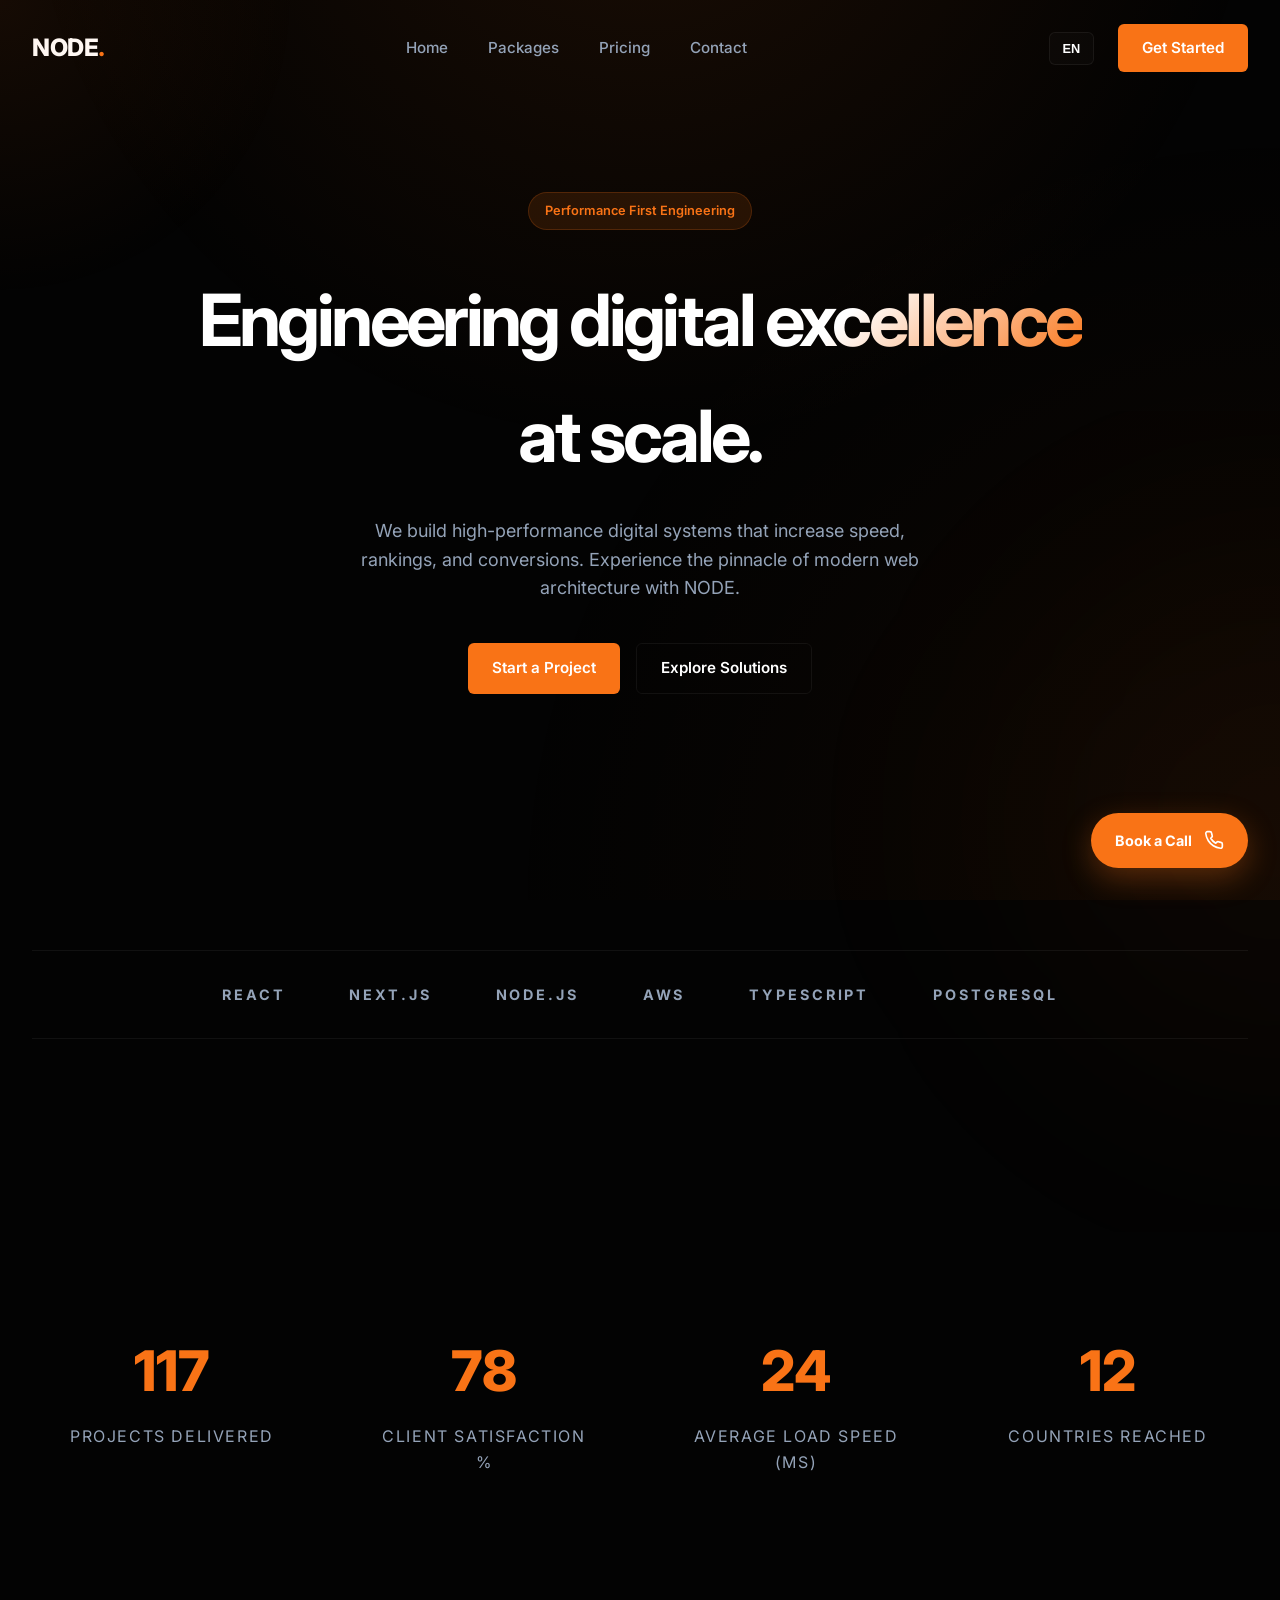
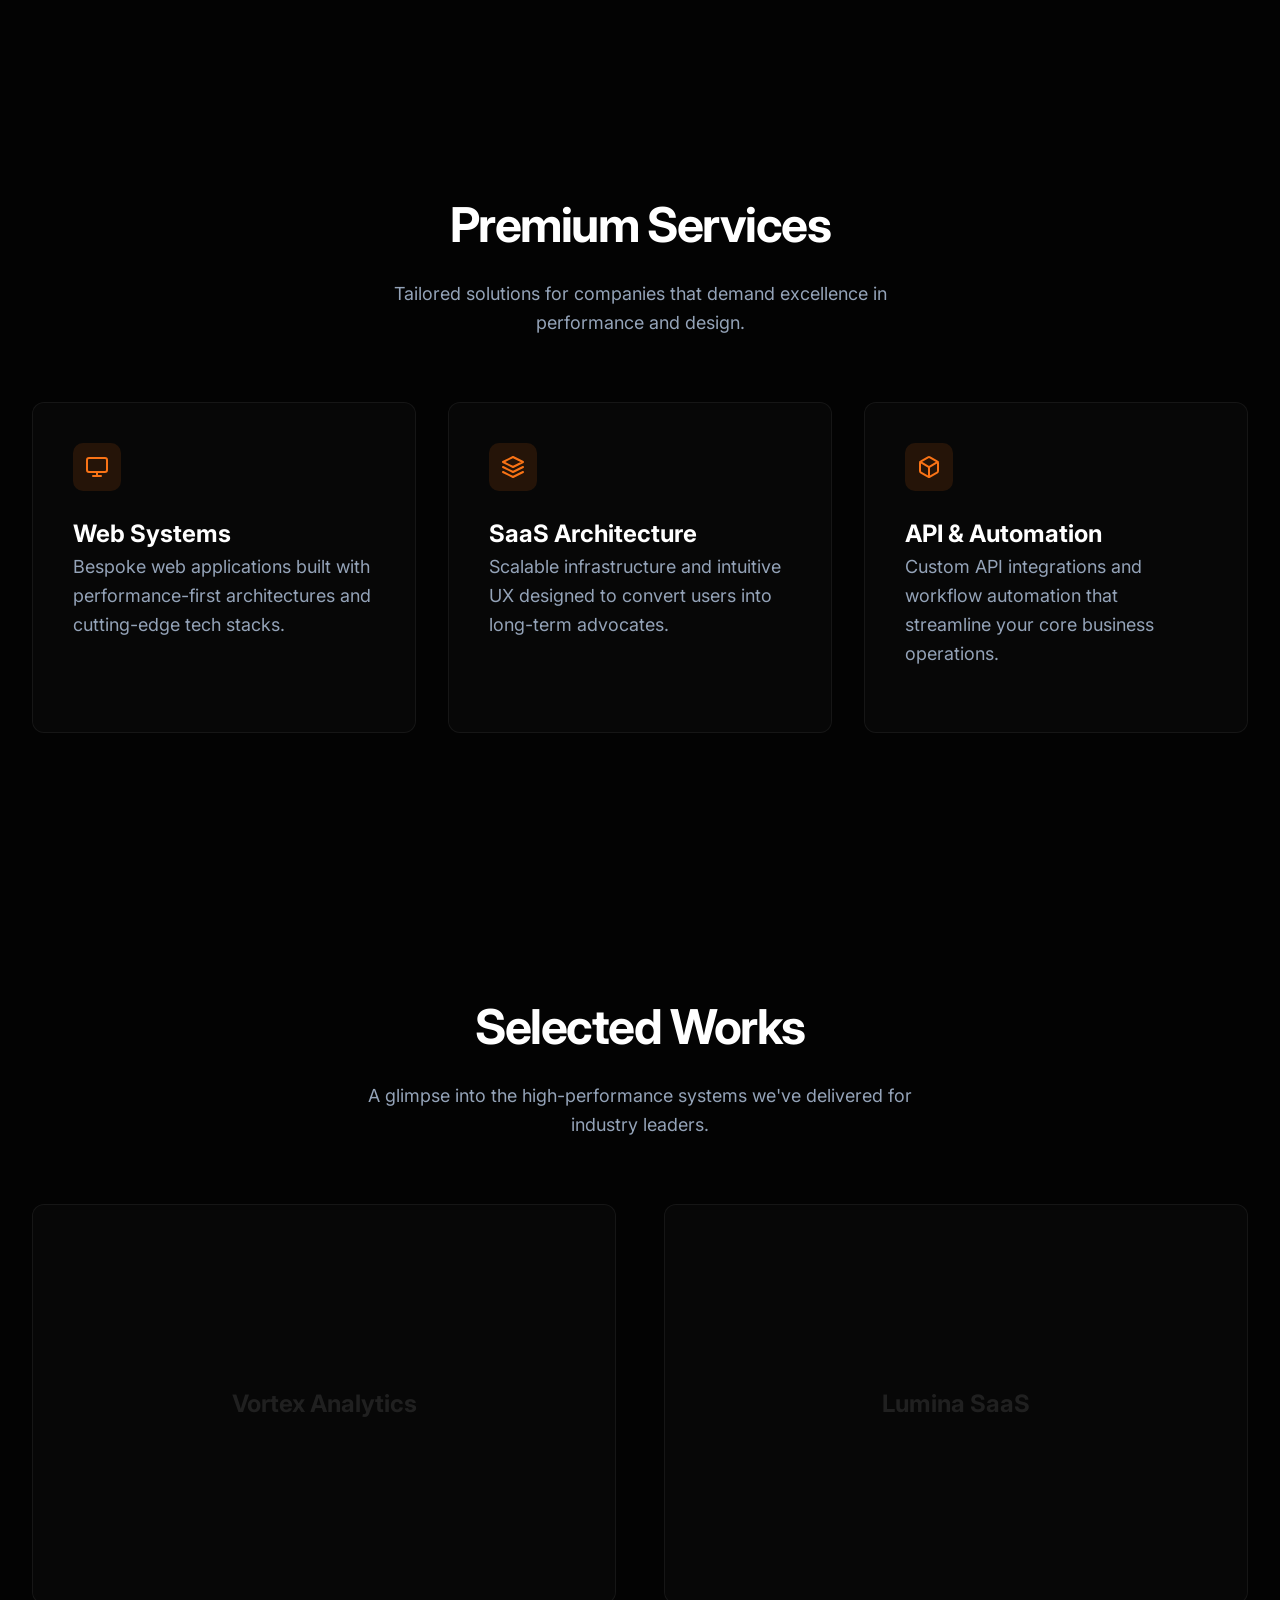
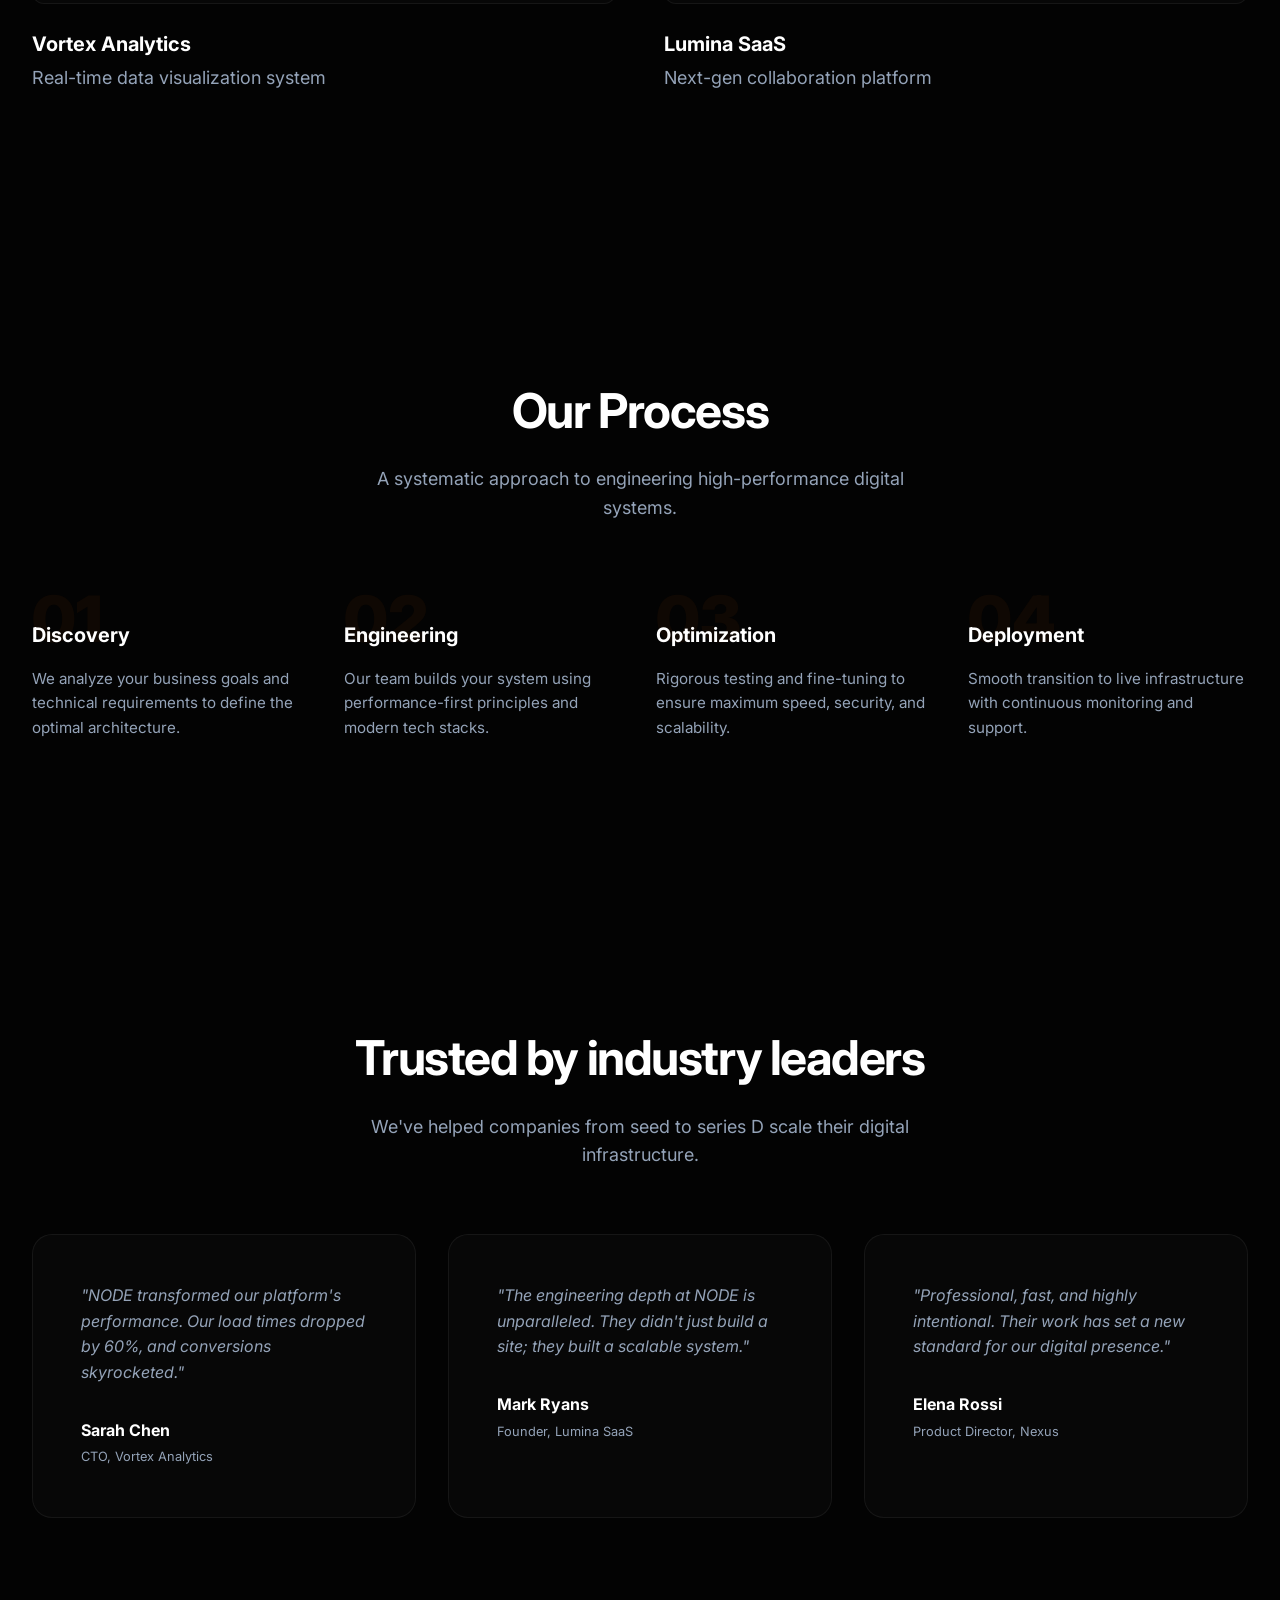
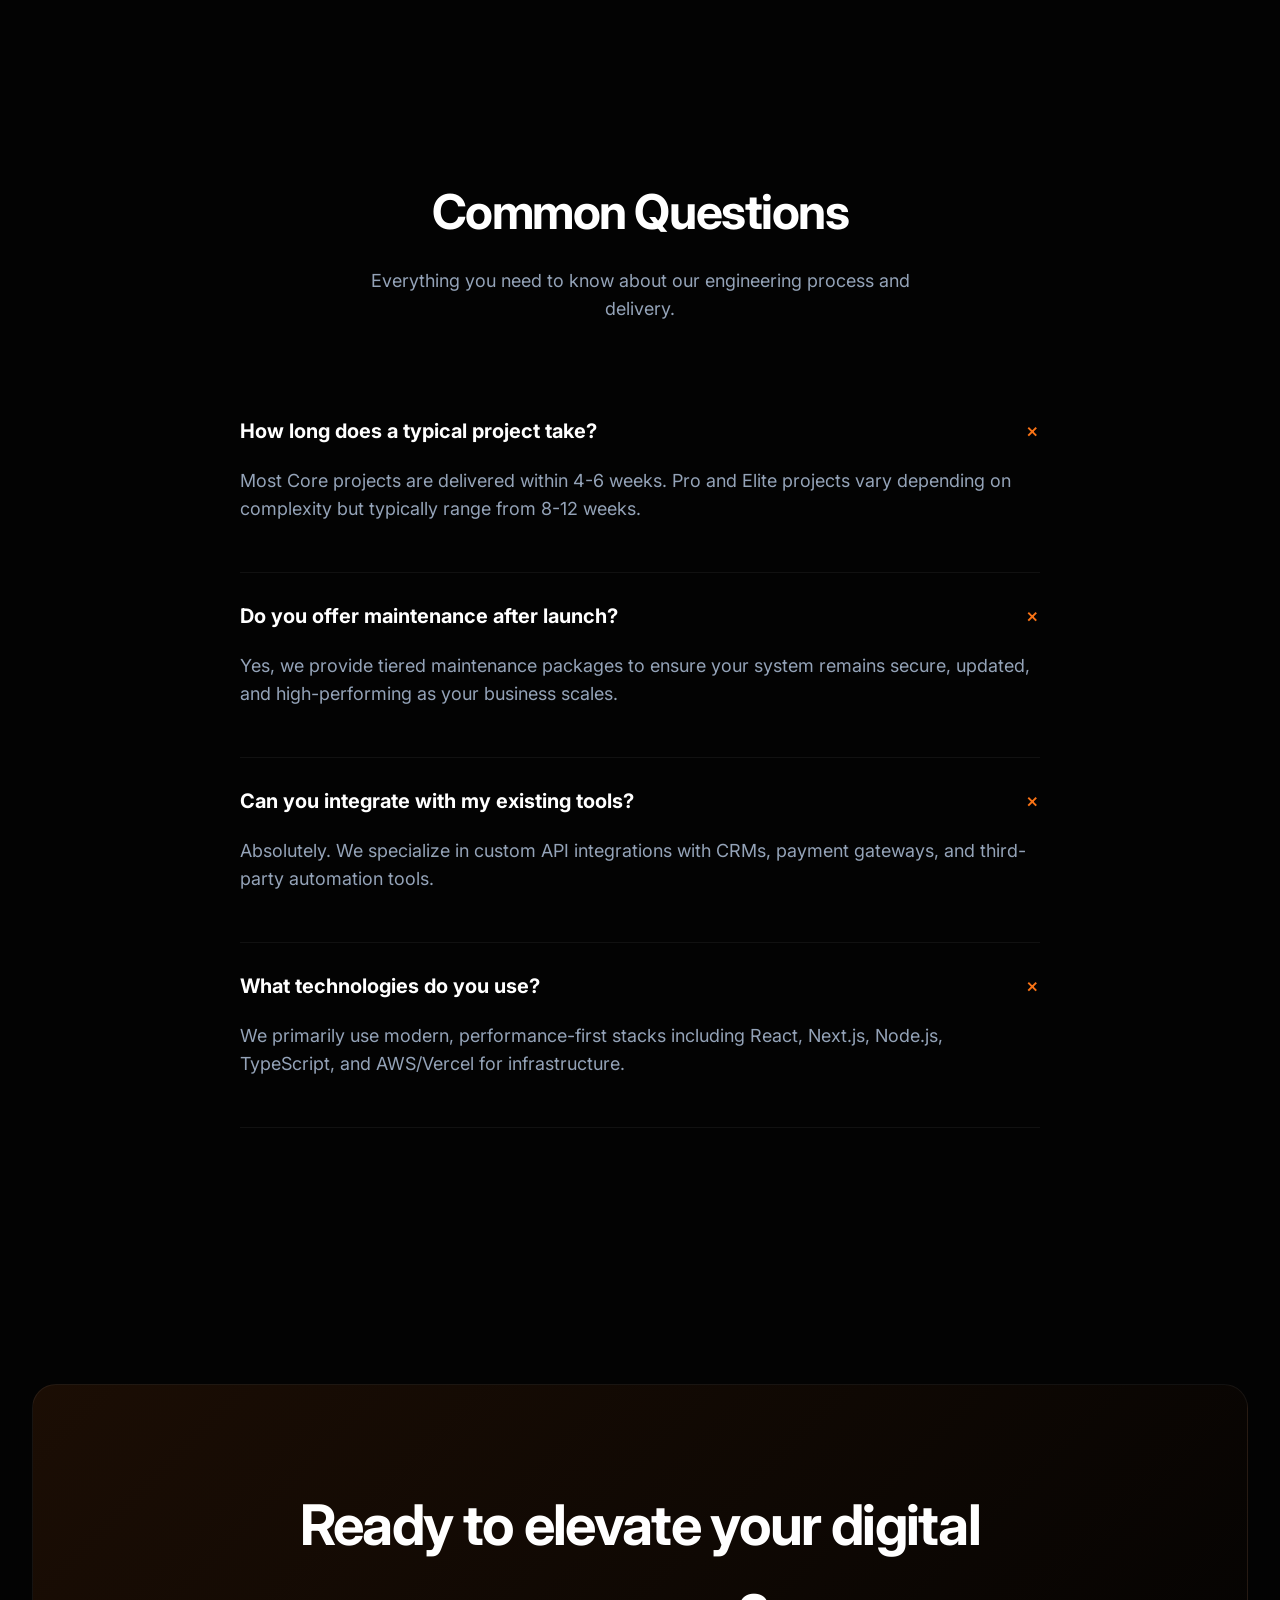
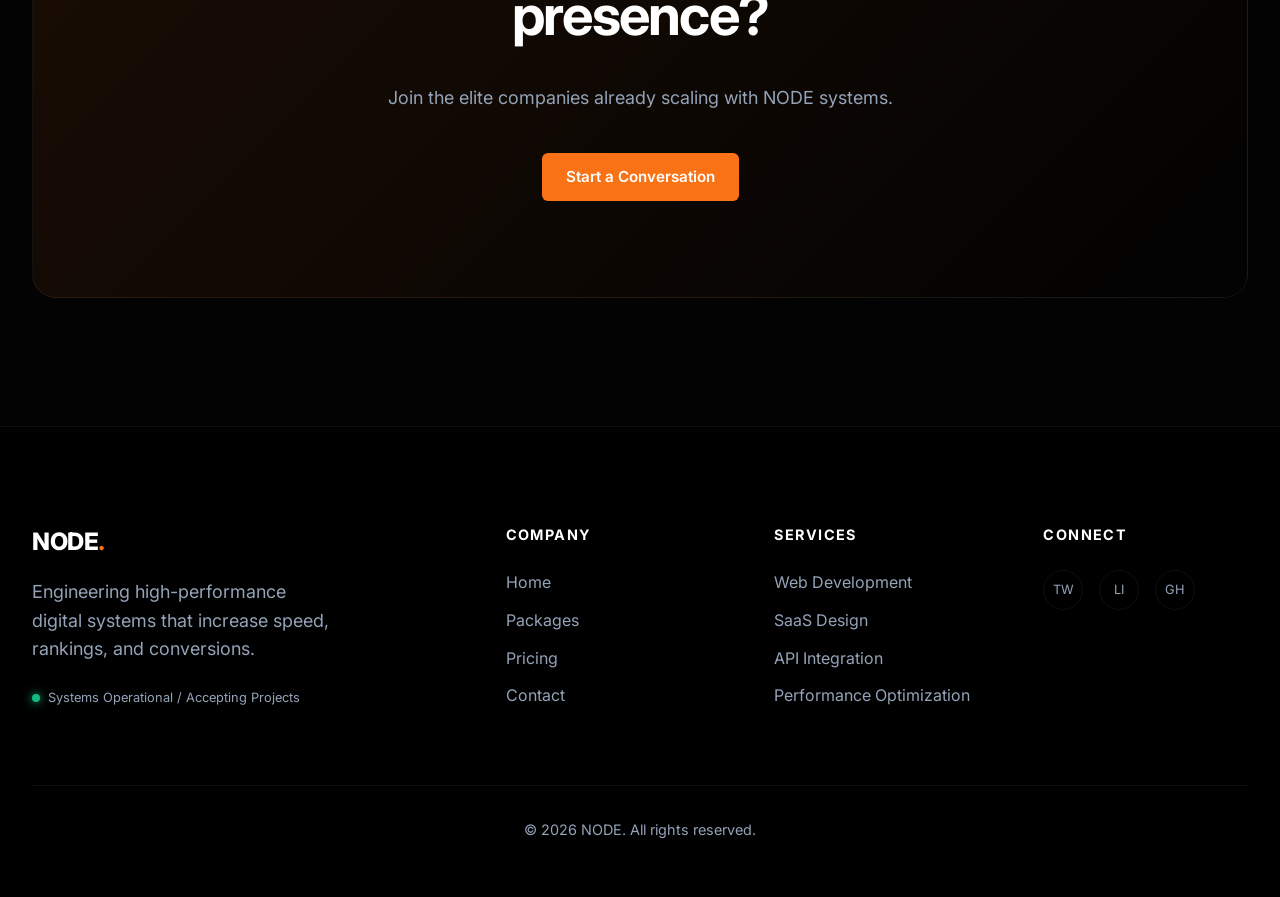
<file: index.html>
<!DOCTYPE html>
<html lang="en">
<head>
    <meta charset="UTF-8">
    <meta name="viewport" content="width=device-width, initial-scale=1.0">
    <title>NODE | Premium Web Engineering</title>
    <link rel="stylesheet" href="style.css">
    <link rel="preconnect" href="https://fonts.googleapis.com">
    <link rel="preconnect" href="https://fonts.gstatic.com" crossorigin>
    <link href="https://fonts.googleapis.com/css2?family=Inter:wght@300;400;500;600;700;800&display=swap" rel="stylesheet">
</head>
<body class="dark-theme">
    <div id="loader" class="loader-wrapper">
        <div class="loader"></div>
        <div class="loader-text">NODE<span>.</span></div>
    </div>

    <nav class="navbar" id="navbar">
        <div class="container">
            <a href="index.html" class="logo">NODE<span>.</span></a>
            <ul class="nav-links">
                <li><a href="index.html" class="active" data-i18n="nav_home">Home</a></li>
                <li><a href="packages.html" data-i18n="nav_packages">Packages</a></li>
                <li><a href="prices.html" data-i18n="nav_pricing">Pricing</a></li>
                <li><a href="contact.html" data-i18n="nav_contact">Contact</a></li>
            </ul>
            <div class="nav-right">
                <div class="lang-selector">
                    <button class="lang-btn" id="langBtn">EN</button>
                    <div class="lang-dropdown">
                        <button data-lang="en">English</button>
                        <button data-lang="fr">Français</button>
                        <button data-lang="ar">العربية</button>
                    </div>
                </div>
                <div class="nav-cta">
                    <a href="contact.html" class="btn btn-primary" data-i18n="nav_cta">Get Started</a>
                </div>
            </div>
            <button class="mobile-toggle" aria-label="Toggle menu">
                <span></span>
                <span></span>
            </button>
        </div>
    </nav>

    <main>
        <div class="cursor-glow"></div>
        <section class="hero">
            <div class="container">
                <div class="reveal">
                    <span class="badge">Performance First Engineering</span>
                    <h1>Engineering digital <span class="text-gradient">excellence</span> at scale.</h1>
                    <p>We build high-performance digital systems that increase speed, rankings, and conversions. Experience the pinnacle of modern web architecture with NODE.</p>
                    <div class="hero-btns">
                        <a href="contact.html" class="btn btn-primary">Start a Project</a>
                        <a href="packages.html" class="btn btn-outline">Explore Solutions</a>
                    </div>
                </div>
            </div>
            <div class="hero-visual reveal">
                <div class="glow-sphere"></div>
            </div>
        </section>

        <section class="section tech-stack">
            <div class="container">
                <div class="tech-grid reveal">
                    <div class="tech-item">React</div>
                    <div class="tech-item">Next.js</div>
                    <div class="tech-item">Node.js</div>
                    <div class="tech-item">AWS</div>
                    <div class="tech-item">TypeScript</div>
                    <div class="tech-item">PostgreSQL</div>
                </div>
            </div>
        </section>

        <section class="section stats">
            <div class="container">
                <div class="stats-grid reveal">
                    <div class="stat-item">
                        <h3 class="stat-number" data-target="150">0</h3>
                        <p>Projects Delivered</p>
                    </div>
                    <div class="stat-item">
                        <h3 class="stat-number" data-target="99">0</h3>
                        <p>Client Satisfaction %</p>
                    </div>
                    <div class="stat-item">
                        <h3 class="stat-number" data-target="24">0</h3>
                        <p>Average Load Speed (ms)</p>
                    </div>
                    <div class="stat-item">
                        <h3 class="stat-number" data-target="12">0</h3>
                        <p>Countries Reached</p>
                    </div>
                </div>
            </div>
        </section>

        <section class="section services">
            <div class="container">
                <div class="section-header reveal">
                    <h2>Premium Services</h2>
                    <p>Tailored solutions for companies that demand excellence in performance and design.</p>
                </div>
                <div class="grid">
                    <div class="card reveal" data-tilt>
                        <div class="card-icon">
                            <svg width="24" height="24" viewBox="0 0 24 24" fill="none" stroke="currentColor" stroke-width="2" stroke-linecap="round" stroke-linejoin="round"><rect x="2" y="3" width="20" height="14" rx="2" ry="2"></rect><line x1="8" y1="21" x2="16" y2="21"></line><line x1="12" y1="17" x2="12" y2="21"></line></svg>
                        </div>
                        <h3>Web Systems</h3>
                        <p>Bespoke web applications built with performance-first architectures and cutting-edge tech stacks.</p>
                    </div>
                    <div class="card reveal" data-tilt>
                        <div class="card-icon">
                            <svg width="24" height="24" viewBox="0 0 24 24" fill="none" stroke="currentColor" stroke-width="2" stroke-linecap="round" stroke-linejoin="round"><path d="M12 2L2 7l10 5 10-5-10-5z"></path><path d="M2 17l10 5 10-5"></path><path d="M2 12l10 5 10-5"></path></svg>
                        </div>
                        <h3>SaaS Architecture</h3>
                        <p>Scalable infrastructure and intuitive UX designed to convert users into long-term advocates.</p>
                    </div>
                    <div class="card reveal" data-tilt>
                        <div class="card-icon">
                            <svg width="24" height="24" viewBox="0 0 24 24" fill="none" stroke="currentColor" stroke-width="2" stroke-linecap="round" stroke-linejoin="round"><path d="M21 16V8a2 2 0 0 0-1-1.73l-7-4a2 2 0 0 0-2 0l-7 4A2 2 0 0 0 3 8v8a2 2 0 0 0 1 1.73l7 4a2 2 0 0 0 2 0l7-4A2 2 0 0 0 21 16z"></path><polyline points="3.27 6.96 12 12.01 20.73 6.96"></polyline><line x1="12" y1="22.08" x2="12" y2="12"></line></svg>
                        </div>
                        <h3>API & Automation</h3>
                        <p>Custom API integrations and workflow automation that streamline your core business operations.</p>
                    </div>
                </div>
            </div>
        </section>

        <section class="section projects">
            <div class="container">
                <div class="section-header reveal">
                    <h2>Selected Works</h2>
                    <p>A glimpse into the high-performance systems we've delivered for industry leaders.</p>
                </div>
                <div class="project-grid">
                    <div class="project-card reveal">
                        <div class="project-img">
                            <div class="img-placeholder">Vortex Analytics</div>
                        </div>
                        <div class="project-info">
                            <h3>Vortex Analytics</h3>
                            <p>Real-time data visualization system</p>
                        </div>
                    </div>
                    <div class="project-card reveal">
                        <div class="project-img">
                            <div class="img-placeholder">Lumina SaaS</div>
                        </div>
                        <div class="project-info">
                            <h3>Lumina SaaS</h3>
                            <p>Next-gen collaboration platform</p>
                        </div>
                    </div>
                </div>
            </div>
        </section>

        <section class="section process">
            <div class="container">
                <div class="section-header reveal">
                    <h2>Our Process</h2>
                    <p>A systematic approach to engineering high-performance digital systems.</p>
                </div>
                <div class="process-grid">
                    <div class="process-item reveal">
                        <span class="process-number">01</span>
                        <h3>Discovery</h3>
                        <p>We analyze your business goals and technical requirements to define the optimal architecture.</p>
                    </div>
                    <div class="process-item reveal">
                        <span class="process-number">02</span>
                        <h3>Engineering</h3>
                        <p>Our team builds your system using performance-first principles and modern tech stacks.</p>
                    </div>
                    <div class="process-item reveal">
                        <span class="process-number">03</span>
                        <h3>Optimization</h3>
                        <p>Rigorous testing and fine-tuning to ensure maximum speed, security, and scalability.</p>
                    </div>
                    <div class="process-item reveal">
                        <span class="process-number">04</span>
                        <h3>Deployment</h3>
                        <p>Smooth transition to live infrastructure with continuous monitoring and support.</p>
                    </div>
                </div>
            </div>
        </section>

        <section class="section testimonials">
            <div class="container">
                <div class="section-header reveal">
                    <h2>Trusted by industry leaders</h2>
                    <p>We've helped companies from seed to series D scale their digital infrastructure.</p>
                </div>
                <div class="testimonials-grid">
                    <div class="testimonial-card reveal">
                        <p>"NODE transformed our platform's performance. Our load times dropped by 60%, and conversions skyrocketed."</p>
                        <div class="testimonial-author">
                            <div class="author-info">
                                <h4>Sarah Chen</h4>
                                <span>CTO, Vortex Analytics</span>
                            </div>
                        </div>
                    </div>
                    <div class="testimonial-card reveal">
                        <p>"The engineering depth at NODE is unparalleled. They didn't just build a site; they built a scalable system."</p>
                        <div class="testimonial-author">
                            <div class="author-info">
                                <h4>Mark Ryans</h4>
                                <span>Founder, Lumina SaaS</span>
                            </div>
                        </div>
                    </div>
                    <div class="testimonial-card reveal">
                        <p>"Professional, fast, and highly intentional. Their work has set a new standard for our digital presence."</p>
                        <div class="testimonial-author">
                            <div class="author-info">
                                <h4>Elena Rossi</h4>
                                <span>Product Director, Nexus</span>
                            </div>
                        </div>
                    </div>
                </div>
            </div>
        </section>

        <section class="section faq">
            <div class="container">
                <div class="section-header reveal">
                    <h2>Common Questions</h2>
                    <p>Everything you need to know about our engineering process and delivery.</p>
                </div>
                <div class="faq-grid">
                    <div class="faq-item reveal">
                        <div class="faq-question">
                            <h3>How long does a typical project take?</h3>
                            <span class="faq-icon">+</span>
                        </div>
                        <div class="faq-answer">
                            <p>Most Core projects are delivered within 4-6 weeks. Pro and Elite projects vary depending on complexity but typically range from 8-12 weeks.</p>
                        </div>
                    </div>
                    <div class="faq-item reveal">
                        <div class="faq-question">
                            <h3>Do you offer maintenance after launch?</h3>
                            <span class="faq-icon">+</span>
                        </div>
                        <div class="faq-answer">
                            <p>Yes, we provide tiered maintenance packages to ensure your system remains secure, updated, and high-performing as your business scales.</p>
                        </div>
                    </div>
                    <div class="faq-item reveal">
                        <div class="faq-question">
                            <h3>Can you integrate with my existing tools?</h3>
                            <span class="faq-icon">+</span>
                        </div>
                        <div class="faq-answer">
                            <p>Absolutely. We specialize in custom API integrations with CRMs, payment gateways, and third-party automation tools.</p>
                        </div>
                    </div>
                    <div class="faq-item reveal">
                        <div class="faq-question">
                            <h3>What technologies do you use?</h3>
                            <span class="faq-icon">+</span>
                        </div>
                        <div class="faq-answer">
                            <p>We primarily use modern, performance-first stacks including React, Next.js, Node.js, TypeScript, and AWS/Vercel for infrastructure.</p>
                        </div>
                    </div>
                </div>
            </div>
        </section>

        <section class="section cta">
            <div class="container">
                <div class="cta-box reveal">
                    <h2>Ready to elevate your digital presence?</h2>
                    <p>Join the elite companies already scaling with NODE systems.</p>
                    <a href="contact.html" class="btn btn-primary">Start a Conversation</a>
                </div>
            </div>
        </section>
    </main>

    <div class="floating-cta">
        <a href="contact.html" class="cta-trigger">
            <span>Book a Call</span>
            <svg width="20" height="20" viewBox="0 0 24 24" fill="none" stroke="currentColor" stroke-width="2" stroke-linecap="round" stroke-linejoin="round"><path d="M22 16.92v3a2 2 0 0 1-2.18 2 19.79 19.79 0 0 1-8.63-3.07 19.5 19.5 0 0 1-6-6 19.79 19.79 0 0 1-3.07-8.67A2 2 0 0 1 4.11 2h3a2 2 0 0 1 2 1.72 12.84 12.84 0 0 0 .7 2.81 2 2 0 0 1-.45 2.11L8.09 9.91a16 16 0 0 0 6 6l1.27-1.27a2 2 0 0 1 2.11-.45 12.84 12.84 0 0 0 2.81.7A2 2 0 0 1 22 16.92z"></path></svg>
        </a>
    </div>

    <footer class="footer">
        <div class="container">
            <div class="footer-grid">
                <div class="footer-brand">
                    <a href="index.html" class="logo">NODE<span>.</span></a>
                    <p>Engineering high-performance digital systems that increase speed, rankings, and conversions.</p>
                    <div class="status-indicator">
                        <div class="status-dot"></div>
                        <span>Systems Operational / Accepting Projects</span>
                    </div>
                </div>
                <div class="footer-links">
                    <h4>Company</h4>
                    <ul>
                        <li><a href="index.html">Home</a></li>
                        <li><a href="packages.html">Packages</a></li>
                        <li><a href="prices.html">Pricing</a></li>
                        <li><a href="contact.html">Contact</a></li>
                    </ul>
                </div>
                <div class="footer-links">
                    <h4>Services</h4>
                    <ul>
                        <li><a href="#">Web Development</a></li>
                        <li><a href="#">SaaS Design</a></li>
                        <li><a href="#">API Integration</a></li>
                        <li><a href="#">Performance Optimization</a></li>
                    </ul>
                </div>
                <div class="footer-contact">
                    <h4>Connect</h4>
                    <div class="social-links">
                        <a href="#" aria-label="Twitter">TW</a>
                        <a href="#" aria-label="LinkedIn">LI</a>
                        <a href="#" aria-label="GitHub">GH</a>
                    </div>
                </div>
            </div>
            <div class="footer-bottom">
                <p>&copy; 2026 NODE. All rights reserved.</p>
            </div>
        </div>
    </footer>

    <div class="bg-glow"></div>
    <script src="script.js"></script>
</body>
</html>
</file>
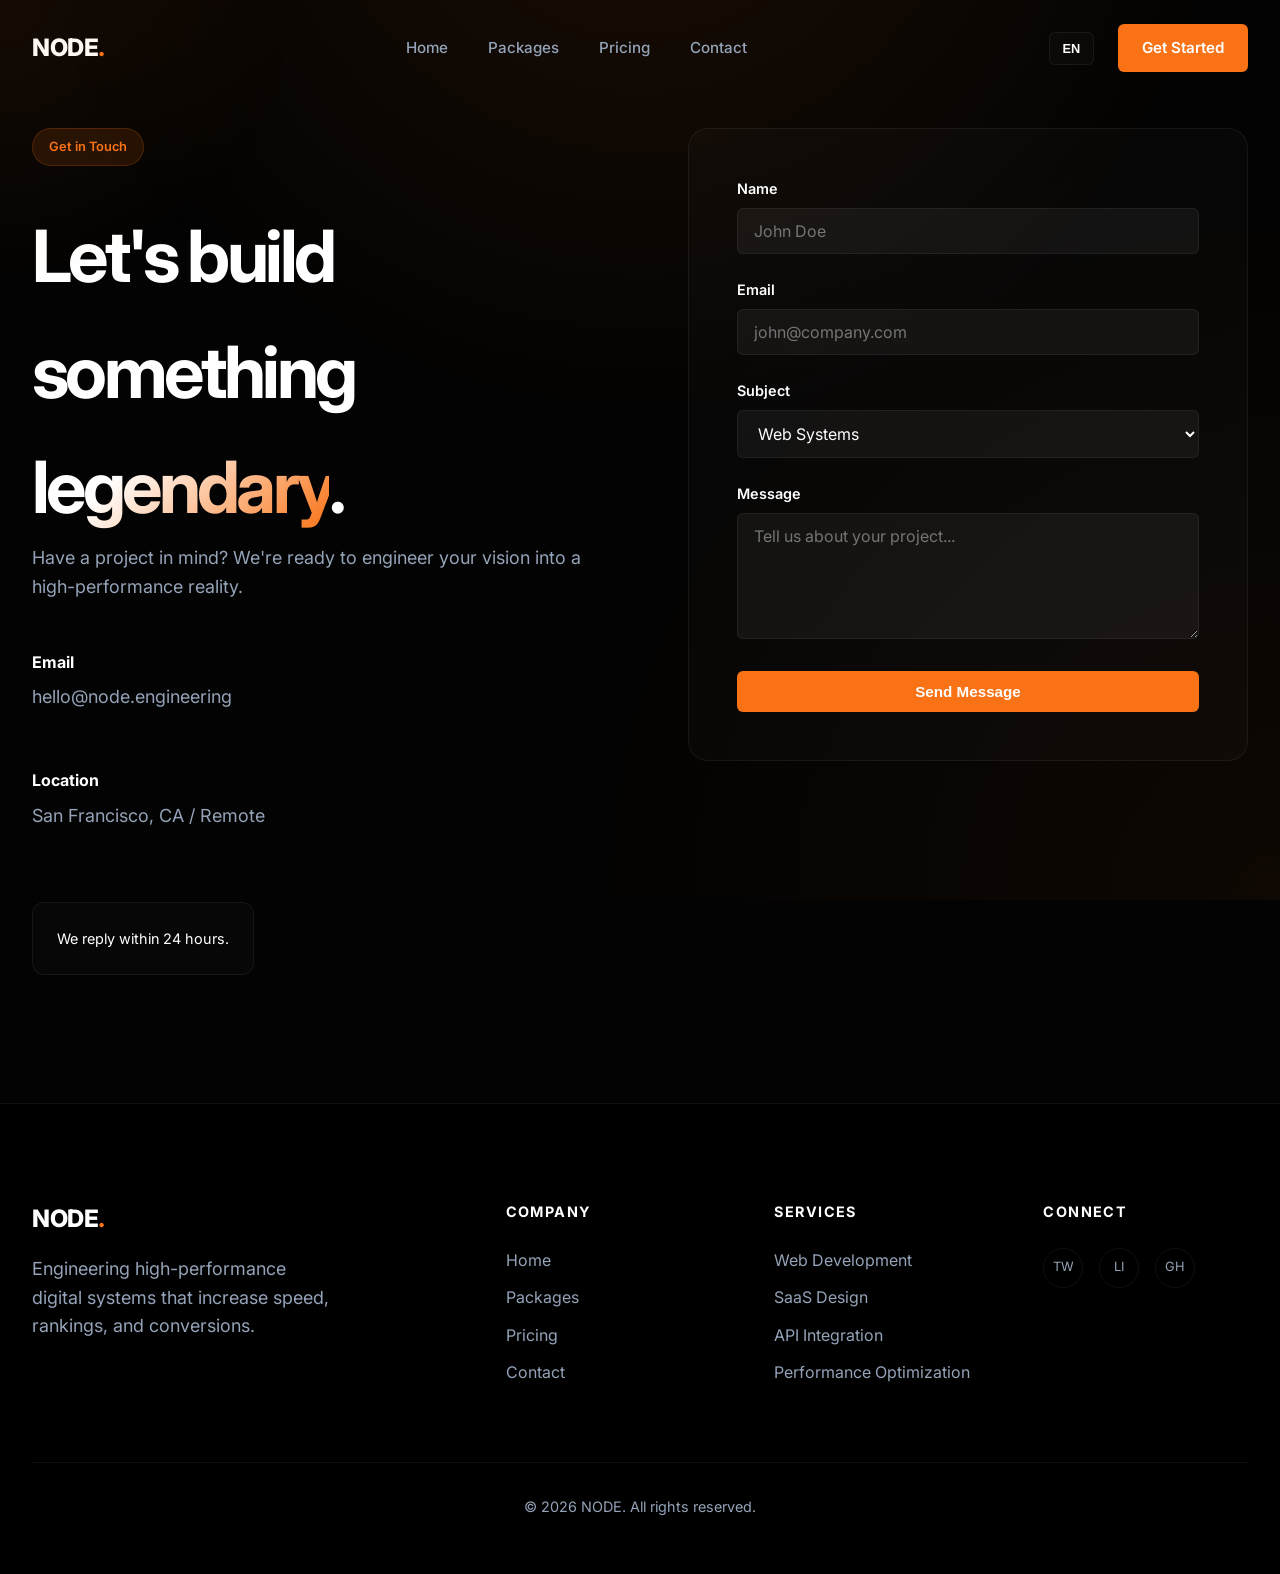
<file: contact.html>
<!DOCTYPE html>
<html lang="en">
<head>
    <meta charset="UTF-8">
    <meta name="viewport" content="width=device-width, initial-scale=1.0">
    <title>Contact | NODE</title>
    <link rel="stylesheet" href="style.css">
    <link rel="preconnect" href="https://fonts.googleapis.com">
    <link rel="preconnect" href="https://fonts.gstatic.com" crossorigin>
    <link href="https://fonts.googleapis.com/css2?family=Inter:wght@300;400;500;600;700;800&display=swap" rel="stylesheet">
</head>
<body class="dark-theme">
    <nav class="navbar" id="navbar">
        <div class="container">
            <a href="index.html" class="logo">NODE<span>.</span></a>
            <ul class="nav-links">
                <li><a href="index.html" data-i18n="nav_home">Home</a></li>
                <li><a href="packages.html" data-i18n="nav_packages">Packages</a></li>
                <li><a href="prices.html" data-i18n="nav_pricing">Pricing</a></li>
                <li><a href="contact.html" class="active" data-i18n="nav_contact">Contact</a></li>
            </ul>
            <div class="nav-right">
                <div class="lang-selector">
                    <button class="lang-btn" id="langBtn">EN</button>
                    <div class="lang-dropdown">
                        <button data-lang="en">English</button>
                        <button data-lang="fr">Français</button>
                        <button data-lang="ar">العربية</button>
                    </div>
                </div>
                <div class="nav-cta">
                    <a href="contact.html" class="btn btn-primary" data-i18n="nav_cta">Get Started</a>
                </div>
            </div>
            <button class="mobile-toggle" aria-label="Toggle menu">
                <span></span>
                <span></span>
            </button>
        </div>
    </nav>

    <main>
        <div class="cursor-glow"></div>
        <section class="section contact-hero">
            <div class="container">
                <div class="contact-grid">
                    <div class="contact-info-side reveal">
                        <span class="badge">Get in Touch</span>
                        <h1>Let's build something <span class="text-gradient">legendary</span>.</h1>
                        <p>Have a project in mind? We're ready to engineer your vision into a high-performance reality.</p>
                        
                        <div class="contact-methods">
                            <div class="contact-method">
                                <h3>Email</h3>
                                <p>hello@node.engineering</p>
                            </div>
                            <div class="contact-method">
                                <h3>Location</h3>
                                <p>San Francisco, CA / Remote</p>
                            </div>
                        </div>

                        <div class="trust-note">
                            <p>We reply within 24 hours.</p>
                        </div>
                    </div>

                    <div class="contact-form-side reveal">
                        <form id="contact-form" class="contact-form">
                            <div class="form-group">
                                <label for="name">Name</label>
                                <input type="text" id="name" name="name" placeholder="John Doe" required>
                            </div>
                            <div class="form-group">
                                <label for="email">Email</label>
                                <input type="email" id="email" name="email" placeholder="john@company.com" required>
                            </div>
                            <div class="form-group">
                                <label for="subject">Subject</label>
                                <select id="subject" name="subject">
                                    <option value="web-systems">Web Systems</option>
                                    <option value="saas-design">SaaS Design</option>
                                    <option value="automation">Automation</option>
                                    <option value="other">Other</option>
                                </select>
                            </div>
                            <div class="form-group">
                                <label for="message">Message</label>
                                <textarea id="message" name="message" rows="5" placeholder="Tell us about your project..." required></textarea>
                            </div>
                            <button type="submit" class="btn btn-primary btn-block">Send Message</button>
                        </form>
                    </div>
                </div>
            </div>
        </section>
    </main>

    <footer class="footer">
        <div class="container">
            <div class="footer-grid">
                <div class="footer-brand">
                    <a href="index.html" class="logo">NODE<span>.</span></a>
                    <p>Engineering high-performance digital systems that increase speed, rankings, and conversions.</p>
                </div>
                <div class="footer-links">
                    <h4>Company</h4>
                    <ul>
                        <li><a href="index.html">Home</a></li>
                        <li><a href="packages.html">Packages</a></li>
                        <li><a href="prices.html">Pricing</a></li>
                        <li><a href="contact.html">Contact</a></li>
                    </ul>
                </div>
                <div class="footer-links">
                    <h4>Services</h4>
                    <ul>
                        <li><a href="#">Web Development</a></li>
                        <li><a href="#">SaaS Design</a></li>
                        <li><a href="#">API Integration</a></li>
                        <li><a href="#">Performance Optimization</a></li>
                    </ul>
                </div>
                <div class="footer-contact">
                    <h4>Connect</h4>
                    <div class="social-links">
                        <a href="#" aria-label="Twitter">TW</a>
                        <a href="#" aria-label="LinkedIn">LI</a>
                        <a href="#" aria-label="GitHub">GH</a>
                    </div>
                </div>
            </div>
            <div class="footer-bottom">
                <p>&copy; 2026 NODE. All rights reserved.</p>
            </div>
        </div>
    </footer>

    <div class="bg-glow"></div>
    <script src="script.js"></script>
</body>
</html>
</file>
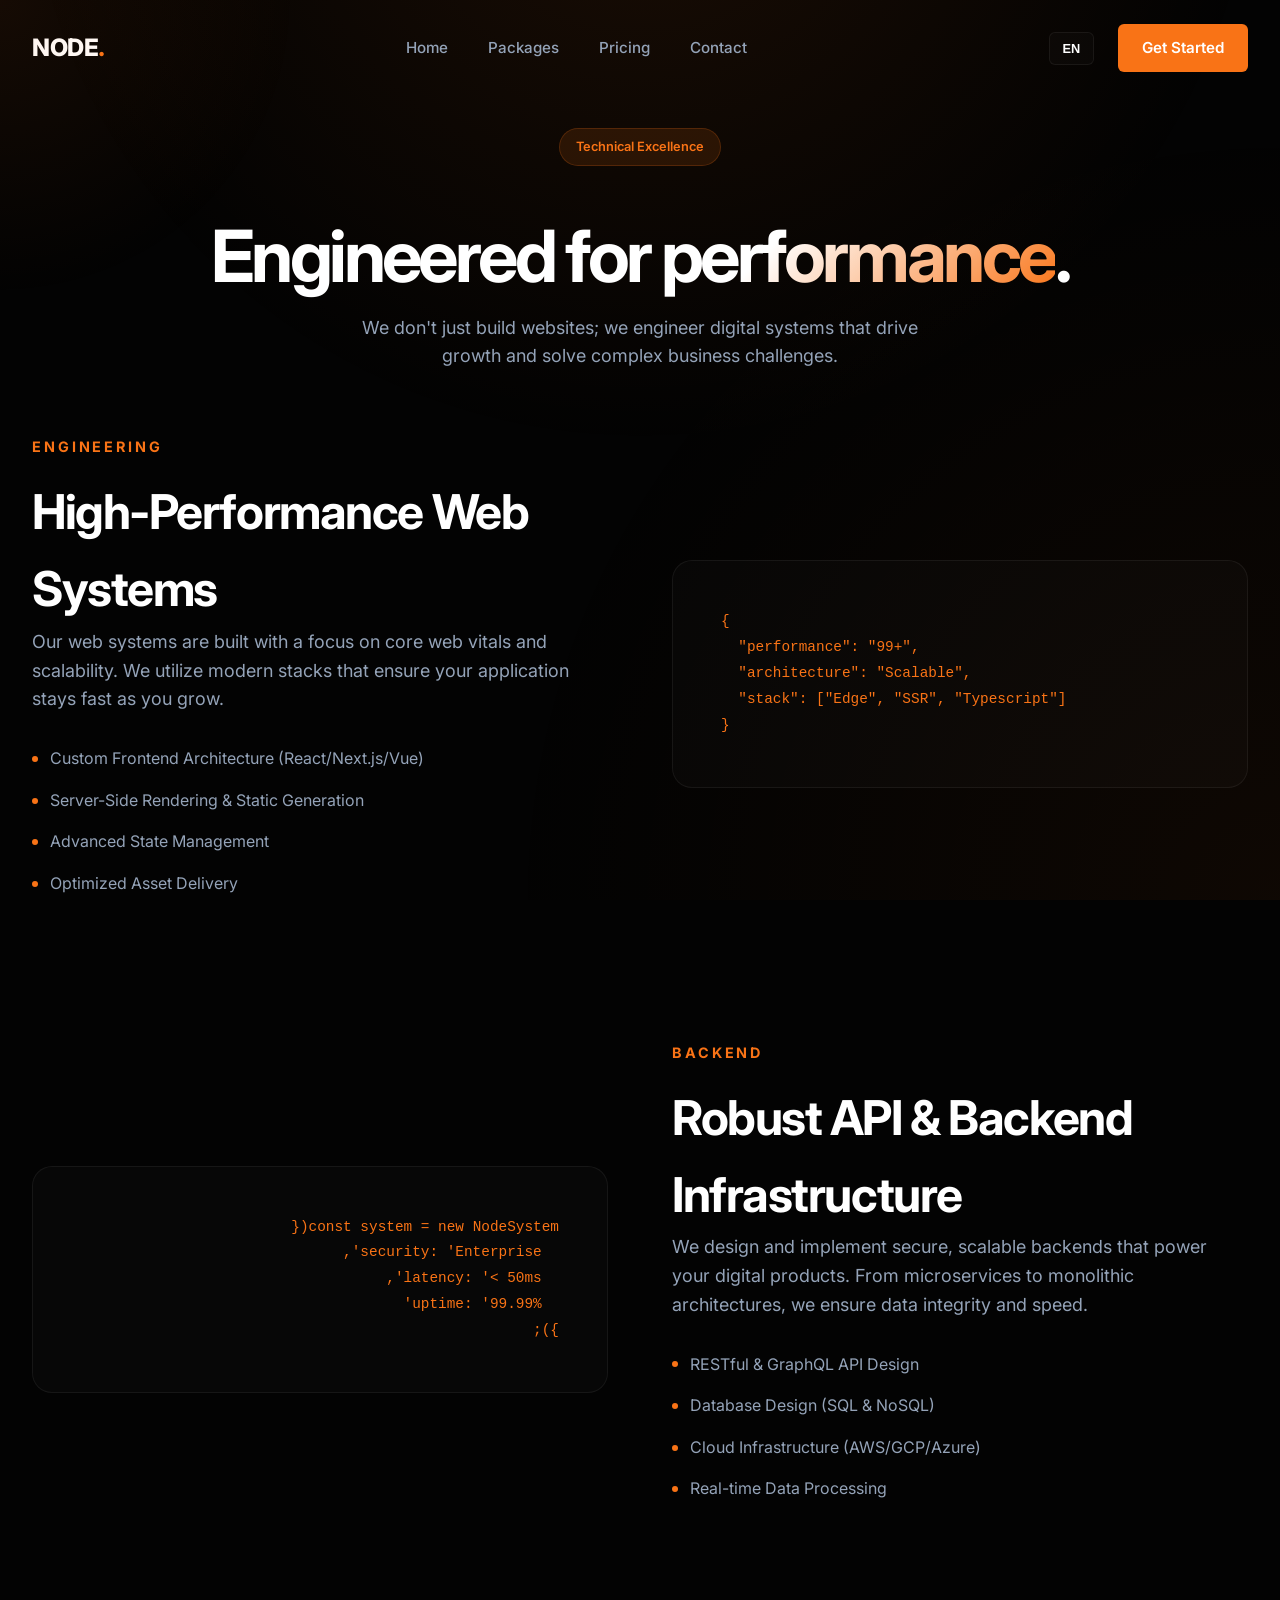
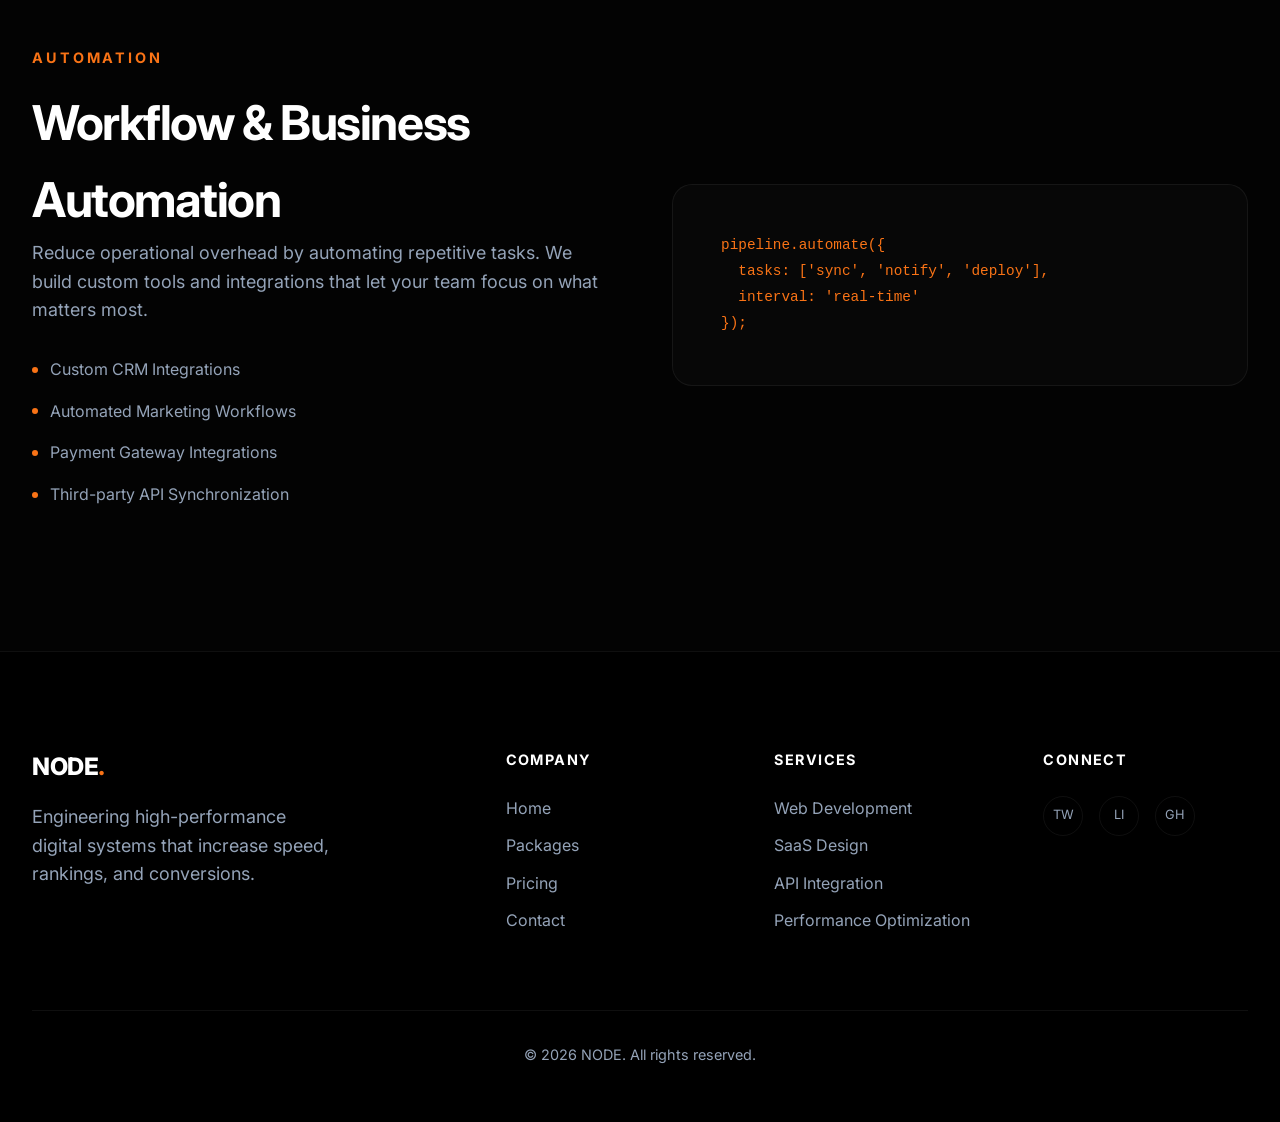
<file: packages.html>
<!DOCTYPE html>
<html lang="en">
<head>
    <meta charset="UTF-8">
    <meta name="viewport" content="width=device-width, initial-scale=1.0">
    <title>Packages | NODE</title>
    <link rel="stylesheet" href="style.css">
    <link rel="preconnect" href="https://fonts.googleapis.com">
    <link rel="preconnect" href="https://fonts.gstatic.com" crossorigin>
    <link href="https://fonts.googleapis.com/css2?family=Inter:wght@300;400;500;600;700;800&display=swap" rel="stylesheet">
</head>
<body class="dark-theme">
    <nav class="navbar" id="navbar">
        <div class="container">
            <a href="index.html" class="logo">NODE<span>.</span></a>
            <ul class="nav-links">
                <li><a href="index.html" data-i18n="nav_home">Home</a></li>
                <li><a href="packages.html" class="active" data-i18n="nav_packages">Packages</a></li>
                <li><a href="prices.html" data-i18n="nav_pricing">Pricing</a></li>
                <li><a href="contact.html" data-i18n="nav_contact">Contact</a></li>
            </ul>
            <div class="nav-right">
                <div class="lang-selector">
                    <button class="lang-btn" id="langBtn">EN</button>
                    <div class="lang-dropdown">
                        <button data-lang="en">English</button>
                        <button data-lang="fr">Français</button>
                        <button data-lang="ar">العربية</button>
                    </div>
                </div>
                <div class="nav-cta">
                    <a href="contact.html" class="btn btn-primary" data-i18n="nav_cta">Get Started</a>
                </div>
            </div>
            <button class="mobile-toggle" aria-label="Toggle menu">
                <span></span>
                <span></span>
            </button>
        </div>
    </nav>

    <main>
        <div class="cursor-glow"></div>
        <section class="section packages-hero">
            <div class="container">
                <div class="section-header reveal">
                    <span class="badge">Technical Excellence</span>
                    <h1>Engineered for <span class="text-gradient">performance</span>.</h1>
                    <p>We don't just build websites; we engineer digital systems that drive growth and solve complex business challenges.</p>
                </div>

                <div class="package-sections">
                    <div class="package-item reveal">
                        <div class="package-content">
                            <span class="package-tag">Engineering</span>
                            <h2>High-Performance Web Systems</h2>
                            <p>Our web systems are built with a focus on core web vitals and scalability. We utilize modern stacks that ensure your application stays fast as you grow.</p>
                            <ul class="package-list">
                                <li>Custom Frontend Architecture (React/Next.js/Vue)</li>
                                <li>Server-Side Rendering & Static Generation</li>
                                <li>Advanced State Management</li>
                                <li>Optimized Asset Delivery</li>
                            </ul>
                        </div>
                        <div class="package-visual">
                            <div class="code-block">
                                <pre><code>{
  "performance": "99+",
  "architecture": "Scalable",
  "stack": ["Edge", "SSR", "Typescript"]
}</code></pre>
                            </div>
                        </div>
                    </div>

                    <div class="package-item reveal reverse">
                        <div class="package-content">
                            <span class="package-tag">Backend</span>
                            <h2>Robust API & Backend Infrastructure</h2>
                            <p>We design and implement secure, scalable backends that power your digital products. From microservices to monolithic architectures, we ensure data integrity and speed.</p>
                            <ul class="package-list">
                                <li>RESTful & GraphQL API Design</li>
                                <li>Database Design (SQL & NoSQL)</li>
                                <li>Cloud Infrastructure (AWS/GCP/Azure)</li>
                                <li>Real-time Data Processing</li>
                            </ul>
                        </div>
                        <div class="package-visual">
                            <div class="code-block">
                                <pre><code>const system = new NodeSystem({
  security: 'Enterprise',
  latency: '< 50ms',
  uptime: '99.99%'
});</code></pre>
                            </div>
                        </div>
                    </div>

                    <div class="package-item reveal">
                        <div class="package-content">
                            <span class="package-tag">Automation</span>
                            <h2>Workflow & Business Automation</h2>
                            <p>Reduce operational overhead by automating repetitive tasks. We build custom tools and integrations that let your team focus on what matters most.</p>
                            <ul class="package-list">
                                <li>Custom CRM Integrations</li>
                                <li>Automated Marketing Workflows</li>
                                <li>Payment Gateway Integrations</li>
                                <li>Third-party API Synchronization</li>
                            </ul>
                        </div>
                        <div class="package-visual">
                            <div class="code-block">
                                <pre><code>pipeline.automate({
  tasks: ['sync', 'notify', 'deploy'],
  interval: 'real-time'
});</code></pre>
                            </div>
                        </div>
                    </div>
                </div>
            </div>
        </section>
    </main>

    <footer class="footer">
        <div class="container">
            <div class="footer-grid">
                <div class="footer-brand">
                    <a href="index.html" class="logo">NODE<span>.</span></a>
                    <p>Engineering high-performance digital systems that increase speed, rankings, and conversions.</p>
                </div>
                <div class="footer-links">
                    <h4>Company</h4>
                    <ul>
                        <li><a href="index.html">Home</a></li>
                        <li><a href="packages.html">Packages</a></li>
                        <li><a href="prices.html">Pricing</a></li>
                        <li><a href="contact.html">Contact</a></li>
                    </ul>
                </div>
                <div class="footer-links">
                    <h4>Services</h4>
                    <ul>
                        <li><a href="#">Web Development</a></li>
                        <li><a href="#">SaaS Design</a></li>
                        <li><a href="#">API Integration</a></li>
                        <li><a href="#">Performance Optimization</a></li>
                    </ul>
                </div>
                <div class="footer-contact">
                    <h4>Connect</h4>
                    <div class="social-links">
                        <a href="#" aria-label="Twitter">TW</a>
                        <a href="#" aria-label="LinkedIn">LI</a>
                        <a href="#" aria-label="GitHub">GH</a>
                    </div>
                </div>
            </div>
            <div class="footer-bottom">
                <p>&copy; 2026 NODE. All rights reserved.</p>
            </div>
        </div>
    </footer>

    <div class="bg-glow"></div>
    <script src="script.js"></script>
</body>
</html>
</file>
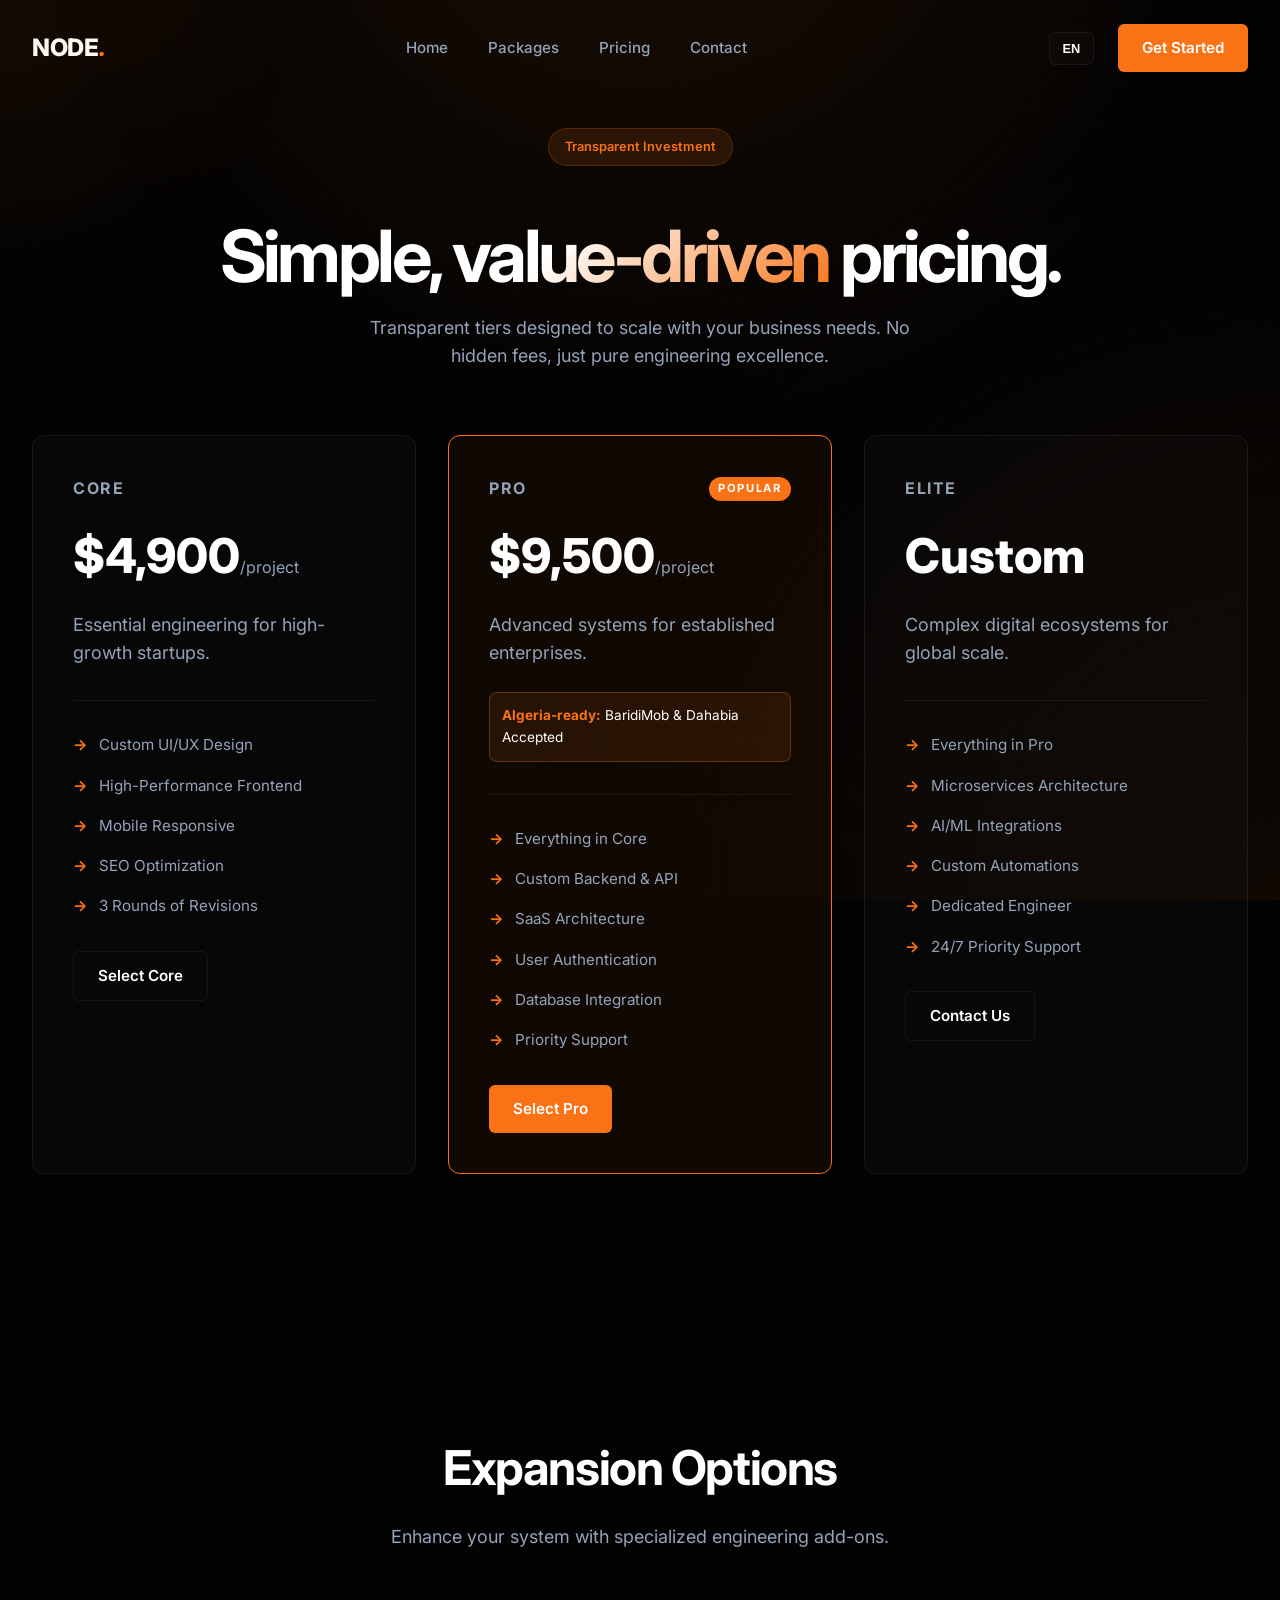
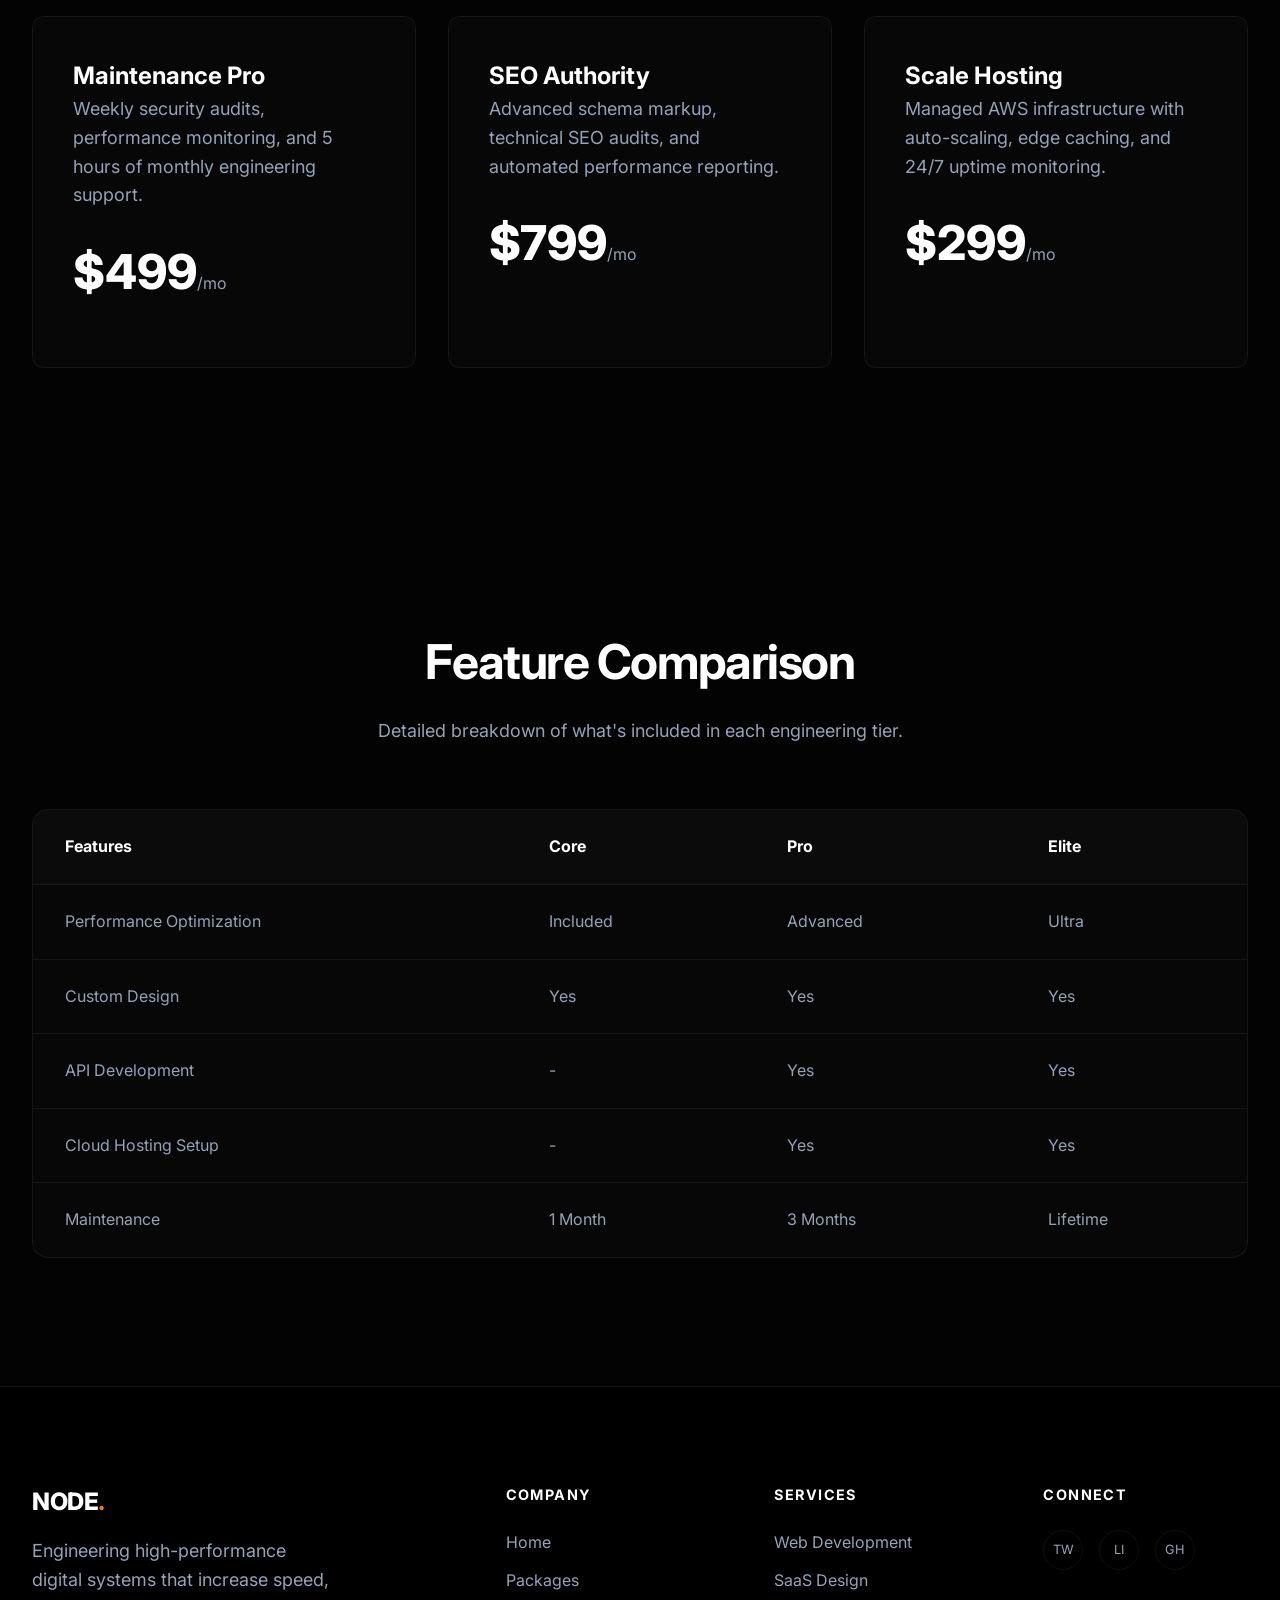
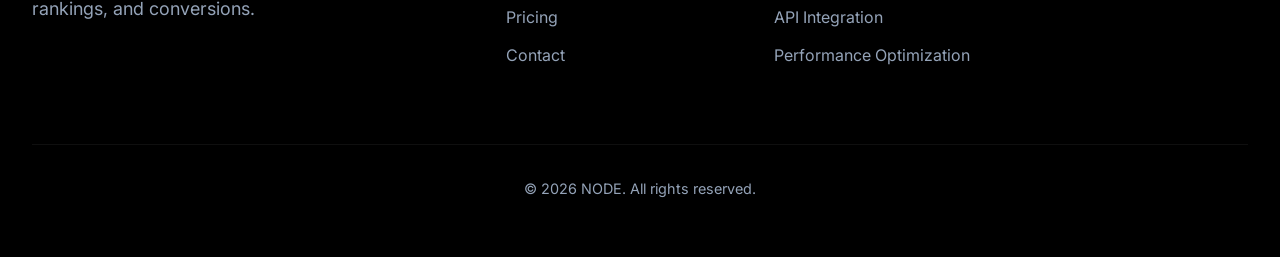
<file: prices.html>
<!DOCTYPE html>
<html lang="en">
<head>
    <meta charset="UTF-8">
    <meta name="viewport" content="width=device-width, initial-scale=1.0">
    <title>Pricing | NODE</title>
    <link rel="stylesheet" href="style.css">
    <link rel="preconnect" href="https://fonts.googleapis.com">
    <link rel="preconnect" href="https://fonts.gstatic.com" crossorigin>
    <link href="https://fonts.googleapis.com/css2?family=Inter:wght@300;400;500;600;700;800&display=swap" rel="stylesheet">
</head>
<body class="dark-theme">
    <nav class="navbar" id="navbar">
        <div class="container">
            <a href="index.html" class="logo">NODE<span>.</span></a>
            <ul class="nav-links">
                <li><a href="index.html" data-i18n="nav_home">Home</a></li>
                <li><a href="packages.html" data-i18n="nav_packages">Packages</a></li>
                <li><a href="prices.html" class="active" data-i18n="nav_pricing">Pricing</a></li>
                <li><a href="contact.html" data-i18n="nav_contact">Contact</a></li>
            </ul>
            <div class="nav-right">
                <div class="lang-selector">
                    <button class="lang-btn" id="langBtn">EN</button>
                    <div class="lang-dropdown">
                        <button data-lang="en">English</button>
                        <button data-lang="fr">Français</button>
                        <button data-lang="ar">العربية</button>
                    </div>
                </div>
                <div class="nav-cta">
                    <a href="contact.html" class="btn btn-primary" data-i18n="nav_cta">Get Started</a>
                </div>
            </div>
            <button class="mobile-toggle" aria-label="Toggle menu">
                <span></span>
                <span></span>
            </button>
        </div>
    </nav>

    <main>
        <div class="cursor-glow"></div>
        <section class="section pricing-hero">
            <div class="container">
                <div class="section-header reveal">
                    <span class="badge">Transparent Investment</span>
                    <h1>Simple, <span class="text-gradient">value-driven</span> pricing.</h1>
                    <p>Transparent tiers designed to scale with your business needs. No hidden fees, just pure engineering excellence.</p>
                </div>
                
                <div class="grid pricing-grid">
                    <div class="card reveal" data-tilt>
                        <div class="pricing-plan">Core</div>
                        <div class="pricing-price">$4,900<span>/project</span></div>
                        <p>Essential engineering for high-growth startups.</p>
                        <ul class="pricing-features">
                            <li>Custom UI/UX Design</li>
                            <li>High-Performance Frontend</li>
                            <li>Mobile Responsive</li>
                            <li>SEO Optimization</li>
                            <li>3 Rounds of Revisions</li>
                        </ul>
                        <a href="contact.html" class="btn btn-outline">Select Core</a>
                    </div>

                    <div class="card featured reveal" data-tilt>
                        <div class="pricing-plan">Pro <span>Popular</span></div>
                        <div class="pricing-price">$9,500<span>/project</span></div>
                        <p>Advanced systems for established enterprises.</p>
                        <div class="algeria-notice">
                            <span>Algeria-ready:</span> BaridiMob & Dahabia Accepted
                        </div>
                        <ul class="pricing-features">
                            <li>Everything in Core</li>
                            <li>Custom Backend & API</li>
                            <li>SaaS Architecture</li>
                            <li>User Authentication</li>
                            <li>Database Integration</li>
                            <li>Priority Support</li>
                        </ul>
                        <a href="contact.html" class="btn btn-primary">Select Pro</a>
                    </div>

                    <div class="card reveal" data-tilt>
                        <div class="pricing-plan">Elite</div>
                        <div class="pricing-price">Custom</div>
                        <p>Complex digital ecosystems for global scale.</p>
                        <ul class="pricing-features">
                            <li>Everything in Pro</li>
                            <li>Microservices Architecture</li>
                            <li>AI/ML Integrations</li>
                            <li>Custom Automations</li>
                            <li>Dedicated Engineer</li>
                            <li>24/7 Priority Support</li>
                        </ul>
                        <a href="contact.html" class="btn btn-outline">Contact Us</a>
                    </div>
                </div>
            </div>
        </section>

        <section class="section addons">
            <div class="container">
                <div class="section-header reveal">
                    <h2>Expansion Options</h2>
                    <p>Enhance your system with specialized engineering add-ons.</p>
                </div>
                <div class="grid">
                    <div class="card reveal">
                        <h3>Maintenance Pro</h3>
                        <p>Weekly security audits, performance monitoring, and 5 hours of monthly engineering support.</p>
                        <div class="pricing-price">$499<span>/mo</span></div>
                    </div>
                    <div class="card reveal">
                        <h3>SEO Authority</h3>
                        <p>Advanced schema markup, technical SEO audits, and automated performance reporting.</p>
                        <div class="pricing-price">$799<span>/mo</span></div>
                    </div>
                    <div class="card reveal">
                        <h3>Scale Hosting</h3>
                        <p>Managed AWS infrastructure with auto-scaling, edge caching, and 24/7 uptime monitoring.</p>
                        <div class="pricing-price">$299<span>/mo</span></div>
                    </div>
                </div>
            </div>
        </section>

        <section class="section comparison">
            <div class="container">
                <div class="section-header reveal">
                    <h2>Feature Comparison</h2>
                    <p>Detailed breakdown of what's included in each engineering tier.</p>
                </div>
                <div class="comparison-table-wrapper reveal">
                    <table class="comparison-table">
                        <thead>
                            <tr>
                                <th>Features</th>
                                <th>Core</th>
                                <th>Pro</th>
                                <th>Elite</th>
                            </tr>
                        </thead>
                        <tbody>
                            <tr>
                                <td>Performance Optimization</td>
                                <td>Included</td>
                                <td>Advanced</td>
                                <td>Ultra</td>
                            </tr>
                            <tr>
                                <td>Custom Design</td>
                                <td>Yes</td>
                                <td>Yes</td>
                                <td>Yes</td>
                            </tr>
                            <tr>
                                <td>API Development</td>
                                <td>-</td>
                                <td>Yes</td>
                                <td>Yes</td>
                            </tr>
                            <tr>
                                <td>Cloud Hosting Setup</td>
                                <td>-</td>
                                <td>Yes</td>
                                <td>Yes</td>
                            </tr>
                            <tr>
                                <td>Maintenance</td>
                                <td>1 Month</td>
                                <td>3 Months</td>
                                <td>Lifetime</td>
                            </tr>
                        </tbody>
                    </table>
                </div>
            </div>
        </section>
    </main>

    <footer class="footer">
        <div class="container">
            <div class="footer-grid">
                <div class="footer-brand">
                    <a href="index.html" class="logo">NODE<span>.</span></a>
                    <p>Engineering high-performance digital systems that increase speed, rankings, and conversions.</p>
                </div>
                <div class="footer-links">
                    <h4>Company</h4>
                    <ul>
                        <li><a href="index.html">Home</a></li>
                        <li><a href="packages.html">Packages</a></li>
                        <li><a href="prices.html">Pricing</a></li>
                        <li><a href="contact.html">Contact</a></li>
                    </ul>
                </div>
                <div class="footer-links">
                    <h4>Services</h4>
                    <ul>
                        <li><a href="#">Web Development</a></li>
                        <li><a href="#">SaaS Design</a></li>
                        <li><a href="#">API Integration</a></li>
                        <li><a href="#">Performance Optimization</a></li>
                    </ul>
                </div>
                <div class="footer-contact">
                    <h4>Connect</h4>
                    <div class="social-links">
                        <a href="#" aria-label="Twitter">TW</a>
                        <a href="#" aria-label="LinkedIn">LI</a>
                        <a href="#" aria-label="GitHub">GH</a>
                    </div>
                </div>
            </div>
            <div class="footer-bottom">
                <p>&copy; 2026 NODE. All rights reserved.</p>
            </div>
        </div>
    </footer>

    <div class="bg-glow"></div>
    <script src="script.js"></script>
</body>
</html>
</file>
<file: style.css>
:root {
    --bg-color: #030303;
    --card-bg: rgba(255, 255, 255, 0.02);
    --card-border: rgba(255, 255, 255, 0.06);
    --text-primary: #ffffff;
    --text-secondary: #94a3b8;
    --accent: #f97316;
    --accent-rgb: 249, 115, 22;
    --accent-glow: rgba(249, 115, 22, 0.12);
    --nav-bg: rgba(3, 3, 3, 0.7);
    --transition: all 0.4s cubic-bezier(0.23, 1, 0.32, 1);
    --container-width: 1300px;
    --glass: blur(20px) saturate(180%);
}

/* Custom Scrollbar */
::-webkit-scrollbar {
    width: 8px;
}

::-webkit-scrollbar-track {
    background: var(--bg-color);
}

::-webkit-scrollbar-thumb {
    background: #222;
    border-radius: 10px;
}

::-webkit-scrollbar-thumb:hover {
    background: #333;
}

/* Custom Cursor Glow */
.cursor-glow {
    width: 600px;
    height: 600px;
    background: radial-gradient(circle, rgba(var(--accent-rgb), 0.08) 0%, transparent 70%);
    position: fixed;
    top: 0;
    left: 0;
    pointer-events: none;
    z-index: 9999;
    transform: translate(-50%, -50%);
    transition: transform 0.1s ease-out;
}

* {
    margin: 0;
    padding: 0;
    box-sizing: border-box;
}

html {
    scroll-behavior: smooth;
}

body {
    font-family: 'Inter', -apple-system, BlinkMacSystemFont, 'Segoe UI', Roboto, sans-serif;
    background-color: var(--bg-color);
    color: var(--text-primary);
    line-height: 1.6;
    overflow-x: hidden;
    -webkit-font-smoothing: antialiased;
}

.container {
    max-width: var(--container-width);
    margin: 0 auto;
    padding: 0 2rem;
}

.text-gradient {
    background: linear-gradient(135deg, #fff 30%, var(--accent) 100%);
    -webkit-background-clip: text;
    -webkit-text-fill-color: transparent;
}

.hero-visual {
    position: absolute;
    top: 50%;
    left: 50%;
    transform: translate(-50%, -50%);
    width: 100%;
    height: 100%;
    z-index: -1;
    overflow: hidden;
}

.glow-sphere {
    position: absolute;
    top: 50%;
    left: 50%;
    transform: translate(-50%, -50%);
    width: 800px;
    height: 800px;
    background: radial-gradient(circle, rgba(var(--accent-rgb), 0.05) 0%, transparent 70%);
    filter: blur(100px);
    animation: pulse 8s infinite alternate;
}

@keyframes pulse {
    0% { transform: translate(-50%, -50%) scale(1); opacity: 0.5; }
    100% { transform: translate(-50%, -50%) scale(1.2); opacity: 0.8; }
}

/* Tech Stack */
.tech-grid {
    display: flex;
    justify-content: center;
    flex-wrap: wrap;
    gap: 4rem;
    padding: 2rem 0;
    border-top: 1px solid var(--card-border);
    border-bottom: 1px solid var(--card-border);
    opacity: 0.5;
}

.tech-item {
    font-size: 0.9rem;
    font-weight: 700;
    text-transform: uppercase;
    letter-spacing: 0.2em;
    color: var(--text-secondary);
}

/* Testimonials */
.testimonials-grid {
    display: grid;
    grid-template-columns: repeat(3, 1fr);
    gap: 2rem;
}

.testimonial-card {
    background: var(--card-bg);
    border: 1px solid var(--card-border);
    padding: 3rem;
    border-radius: 20px;
    position: relative;
}

.testimonial-card p {
    font-style: italic;
    font-size: 1rem;
    margin-bottom: 2rem;
}

.testimonial-author {
    display: flex;
    align-items: center;
    gap: 1rem;
}

.author-info h4 {
    font-size: 1rem;
    margin-bottom: 0;
}

.author-info span {
    font-size: 0.8rem;
    color: var(--text-secondary);
}

h1 { font-size: 4.5rem; letter-spacing: -0.05em; }
h2 { font-size: 3rem; letter-spacing: -0.03em; }
h3 { font-size: 1.5rem; }

p {
    color: var(--text-secondary);
    font-size: 1.125rem;
    margin-bottom: 1.5rem;
}

/* Navbar */
.navbar {
    position: fixed;
    top: 0;
    left: 0;
    width: 100%;
    z-index: 1000;
    padding: 1.5rem 0;
    transition: var(--transition);
}

.navbar.scrolled {
    padding: 1rem 0;
    background: var(--nav-bg);
    backdrop-filter: var(--glass);
    border-bottom: 1px solid var(--card-border);
}

.navbar .container {
    display: flex;
    justify-content: space-between;
    align-items: center;
}

.logo {
    font-size: 1.5rem;
    font-weight: 800;
    color: var(--text-primary);
    text-decoration: none;
    letter-spacing: -0.02em;
}

.logo span {
    color: var(--accent);
}

.nav-links {
    display: flex;
    list-style: none;
    gap: 2.5rem;
}

.nav-links a {
    text-decoration: none;
    color: var(--text-secondary);
    font-weight: 500;
    font-size: 0.95rem;
    transition: var(--transition);
}

/* Language Selector */
.nav-right {
    display: flex;
    align-items: center;
    gap: 1.5rem;
}

.lang-selector {
    position: relative;
}

.lang-btn {
    background: var(--card-bg);
    border: 1px solid var(--card-border);
    color: var(--text-primary);
    padding: 0.5rem 0.8rem;
    border-radius: 6px;
    cursor: pointer;
    font-size: 0.8rem;
    font-weight: 600;
    transition: var(--transition);
}

.lang-btn:hover {
    border-color: var(--accent);
}

.lang-dropdown {
    position: absolute;
    top: 100%;
    right: 0;
    margin-top: 0.5rem;
    background: var(--nav-bg);
    backdrop-filter: var(--glass);
    border: 1px solid var(--card-border);
    border-radius: 8px;
    padding: 0.5rem;
    display: none;
    flex-direction: column;
    min-width: 120px;
    z-index: 1000;
}

.lang-dropdown.active {
    display: flex;
}

.lang-dropdown button {
    background: transparent;
    border: none;
    color: var(--text-secondary);
    padding: 0.5rem 1rem;
    text-align: left;
    cursor: pointer;
    font-family: inherit;
    font-size: 0.9rem;
    border-radius: 4px;
    transition: var(--transition);
}

.lang-dropdown button:hover {
    background: var(--card-bg);
    color: var(--text-primary);
}

[dir="rtl"] {
    text-align: right;
}

[dir="rtl"] .nav-links {
    flex-direction: row-reverse;
}

[dir="rtl"] .lang-dropdown {
    right: auto;
    left: 0;
}

/* Buttons */
.btn {
    display: inline-flex;
    align-items: center;
    padding: 0.75rem 1.5rem;
    border-radius: 6px;
    font-weight: 600;
    font-size: 0.95rem;
    text-decoration: none;
    transition: var(--transition);
    cursor: pointer;
    border: none;
}

.btn-primary {
    background-color: var(--accent);
    color: white;
}

.btn-primary:hover {
    background-color: #ea580c;
    transform: translateY(-2px);
    box-shadow: 0 10px 20px -10px var(--accent);
}

.btn-outline {
    background: transparent;
    border: 1px solid var(--card-border);
    color: var(--text-primary);
}

.btn-outline:hover {
    background: var(--card-bg);
    border-color: var(--text-secondary);
}

/* Hero Section */
.hero {
    padding: 12rem 0 8rem;
    text-align: center;
    position: relative;
}

.hero h1 {
    max-width: 900px;
    margin: 0 auto 1.5rem;
}

.hero p {
    max-width: 600px;
    margin: 0 auto 2.5rem;
}

.hero-btns {
    display: flex;
    justify-content: center;
    gap: 1rem;
}

/* Section Common */
.section {
    padding: 8rem 0;
}

.section-header {
    text-align: center;
    margin-bottom: 4rem;
}

.section-header h2 {
    margin-bottom: 1rem;
}

.section-header p {
    max-width: 600px;
    margin: 0 auto;
}

/* Cards */
.grid {
    display: grid;
    grid-template-columns: repeat(auto-fit, minmax(300px, 1fr));
    gap: 2rem;
}

.card {
    background: var(--card-bg);
    border: 1px solid var(--card-border);
    padding: 2.5rem;
    border-radius: 12px;
    transition: var(--transition);
    position: relative;
    overflow: hidden;
}

.card:hover {
    border-color: rgba(249, 115, 22, 0.4);
    background: rgba(255, 255, 255, 0.05);
    box-shadow: 0 0 30px rgba(249, 115, 22, 0.05);
}

/* Add a light sweep effect to cards on hover */
.card::after {
    content: "";
    position: absolute;
    top: -50%;
    left: -50%;
    width: 200%;
    height: 200%;
    background: linear-gradient(
        45deg,
        transparent 45%,
        rgba(255, 255, 255, 0.03) 50%,
        transparent 55%
    );
    transform: rotate(45deg);
    transition: 0.6s;
    pointer-events: none;
    opacity: 0;
}

.card:hover::after {
    opacity: 1;
    transform: rotate(45deg) translate(20%, 20%);
}

.card-icon {
    width: 48px;
    height: 48px;
    background: var(--accent-glow);
    border-radius: 10px;
    display: flex;
    align-items: center;
    justify-content: center;
    margin-bottom: 1.5rem;
    color: var(--accent);
}

/* Background Effects */
.bg-glow {
    position: fixed;
    top: 0;
    left: 0;
    width: 100%;
    height: 100%;
    pointer-events: none;
    z-index: -1;
    background: 
        radial-gradient(circle at 50% -20%, rgba(249, 115, 22, 0.1) 0%, transparent 50%),
        radial-gradient(circle at 100% 100%, rgba(249, 115, 22, 0.05) 0%, transparent 50%);
}

/* Footer */
.footer {
    background: #000;
    border-top: 1px solid var(--card-border);
    padding: 6rem 0 2rem;
}

.footer-grid {
    display: grid;
    grid-template-columns: 2fr 1fr 1fr 1fr;
    gap: 4rem;
    margin-bottom: 4rem;
}

.footer-brand p {
    max-width: 300px;
    margin-top: 1rem;
}

.footer-links h4,
.footer-contact h4 {
    font-size: 0.9rem;
    text-transform: uppercase;
    letter-spacing: 0.1em;
    margin-bottom: 1.5rem;
    color: var(--text-primary);
}

.footer-links ul {
    list-style: none;
}

.footer-links li {
    margin-bottom: 0.75rem;
}

.footer-links a {
    text-decoration: none;
    color: var(--text-secondary);
    transition: var(--transition);
}

.footer-links a:hover {
    color: var(--text-primary);
}

.social-links {
    display: flex;
    gap: 1rem;
}

.social-links a {
    width: 40px;
    height: 40px;
    border: 1px solid var(--card-border);
    display: flex;
    align-items: center;
    justify-content: center;
    border-radius: 50%;
    color: var(--text-secondary);
    text-decoration: none;
    font-size: 0.8rem;
    transition: var(--transition);
}

.social-links a:hover {
    border-color: var(--accent);
    color: var(--accent);
}

.footer-bottom {
    padding-top: 2rem;
    border-top: 1px solid var(--card-border);
    text-align: center;
}

.footer-bottom p {
    font-size: 0.9rem;
}

.badge {
    display: inline-block;
    padding: 0.5rem 1rem;
    background: var(--accent-glow);
    color: var(--accent);
    border-radius: 100px;
    font-size: 0.8rem;
    font-weight: 600;
    margin-bottom: 2rem;
    border: 1px solid rgba(249, 115, 22, 0.2);
}

/* Projects */
.project-grid {
    display: grid;
    grid-template-columns: repeat(2, 1fr);
    gap: 3rem;
}

.project-card {
    cursor: pointer;
}

.project-img {
    background: var(--card-bg);
    border: 1px solid var(--card-border);
    border-radius: 12px;
    height: 400px;
    margin-bottom: 1.5rem;
    overflow: hidden;
    display: flex;
    align-items: center;
    justify-content: center;
    transition: var(--transition);
}

.img-placeholder {
    font-size: 1.5rem;
    font-weight: 700;
    color: rgba(255, 255, 255, 0.1);
}

.project-card:hover .project-img {
    border-color: var(--accent);
    transform: scale(1.02);
}

.project-info h3 {
    font-size: 1.25rem;
    margin-bottom: 0.25rem;
}

/* CTA Section */
.cta-box {
    background: linear-gradient(135deg, rgba(249, 115, 22, 0.1) 0%, rgba(0, 0, 0, 0) 100%);
    border: 1px solid var(--card-border);
    padding: 6rem 4rem;
    border-radius: 24px;
    text-align: center;
}

.cta-box h2 {
    font-size: 3.5rem;
    max-width: 800px;
    margin: 0 auto 1.5rem;
}

.cta-box p {
    margin-bottom: 2.5rem;
}

/* Pricing */
.pricing-grid {
    align-items: stretch;
}

.pricing-plan {
    font-size: 1rem;
    font-weight: 700;
    text-transform: uppercase;
    letter-spacing: 0.1em;
    color: var(--text-secondary);
    margin-bottom: 1rem;
    display: flex;
    justify-content: space-between;
    align-items: center;
}

.pricing-plan span {
    font-size: 0.7rem;
    background: var(--accent);
    color: white;
    padding: 0.2rem 0.6rem;
    border-radius: 100px;
}

.pricing-price {
    font-size: 3rem;
    font-weight: 800;
    margin-bottom: 1rem;
    color: var(--text-primary);
}

.pricing-price span {
    font-size: 1rem;
    color: var(--text-secondary);
    font-weight: 400;
}

.pricing-features {
    list-style: none;
    margin: 2rem 0;
    padding-top: 2rem;
    border-top: 1px solid var(--card-border);
}

.pricing-features li {
    margin-bottom: 1rem;
    font-size: 0.95rem;
    color: var(--text-secondary);
    display: flex;
    align-items: center;
    gap: 0.75rem;
}

.pricing-features li::before {
    content: "→";
    color: var(--accent);
    font-weight: 700;
}

.algeria-notice {
    background: rgba(var(--accent-rgb), 0.1);
    border: 1px solid rgba(var(--accent-rgb), 0.3);
    padding: 0.75rem;
    border-radius: 8px;
    margin: 1rem 0;
    font-size: 0.85rem;
    color: var(--text-primary);
}

.algeria-notice span {
    color: var(--accent);
    font-weight: 700;
}

.card.featured {
    border-color: var(--accent);
    background: rgba(var(--accent-rgb), 0.05);
    transform: scale(1.05);
}

/* Comparison Table */
.comparison-table-wrapper {
    overflow-x: auto;
    background: var(--card-bg);
    border: 1px solid var(--card-border);
    border-radius: 16px;
}

.comparison-table {
    width: 100%;
    border-collapse: collapse;
    text-align: left;
}

.comparison-table th,
.comparison-table td {
    padding: 1.5rem 2rem;
    border-bottom: 1px solid var(--card-border);
}

.comparison-table th {
    font-weight: 700;
    color: var(--text-primary);
    background: rgba(255, 255, 255, 0.02);
}

.comparison-table td {
    color: var(--text-secondary);
}

.comparison-table tr:last-child td {
    border-bottom: none;
}

/* Packages */
.package-sections {
    display: flex;
    flex-direction: column;
    gap: 8rem;
    margin-top: 4rem;
}

.package-item {
    display: grid;
    grid-template-columns: 1fr 1fr;
    gap: 4rem;
    align-items: center;
}

.package-item.reverse {
    direction: rtl;
}

.package-item.reverse .package-content {
    direction: ltr;
}

.package-tag {
    color: var(--accent);
    font-size: 0.9rem;
    font-weight: 700;
    text-transform: uppercase;
    letter-spacing: 0.2em;
    margin-bottom: 1rem;
    display: block;
}

.package-list {
    list-style: none;
    margin-top: 2rem;
}

.package-list li {
    margin-bottom: 1rem;
    display: flex;
    align-items: center;
    gap: 0.75rem;
    color: var(--text-secondary);
}

.package-list li::before {
    content: "";
    width: 6px;
    height: 6px;
    background: var(--accent);
    border-radius: 50%;
}

.package-visual {
    background: var(--card-bg);
    border: 1px solid var(--card-border);
    border-radius: 20px;
    padding: 3rem;
    position: relative;
    overflow: hidden;
}

.code-block {
    font-family: 'Fira Code', monospace;
    font-size: 0.9rem;
    color: var(--accent);
    line-height: 1.8;
}

.code-block pre {
    white-space: pre-wrap;
}

/* Contact */
.contact-grid {
    display: grid;
    grid-template-columns: 1fr 1fr;
    gap: 6rem;
    align-items: start;
}

.contact-methods {
    margin: 3rem 0;
    display: grid;
    gap: 2rem;
}

.contact-method h3 {
    font-size: 1rem;
    margin-bottom: 0.5rem;
}

.trust-note {
    padding: 1.5rem;
    background: var(--card-bg);
    border: 1px solid var(--card-border);
    border-radius: 12px;
    display: inline-block;
}

.trust-note p {
    margin-bottom: 0;
    font-size: 0.9rem;
    color: var(--text-primary);
}

.contact-form {
    background: var(--card-bg);
    border: 1px solid var(--card-border);
    padding: 3rem;
    border-radius: 20px;
}

.form-group {
    margin-bottom: 1.5rem;
}

.form-group label {
    display: block;
    font-size: 0.9rem;
    font-weight: 600;
    margin-bottom: 0.5rem;
    color: var(--text-primary);
}

.form-group input,
.form-group select,
.form-group textarea {
    width: 100%;
    padding: 0.75rem 1rem;
    background: rgba(255, 255, 255, 0.05);
    border: 1px solid var(--card-border);
    border-radius: 6px;
    color: var(--text-primary);
    font-family: inherit;
    font-size: 1rem;
    transition: var(--transition);
}

.form-group input:focus,
.form-group select:focus,
.form-group textarea:focus {
    outline: none;
    border-color: var(--accent);
    background: rgba(255, 255, 255, 0.08);
}

.btn-block {
    width: 100%;
    justify-content: center;
}

/* Status Indicator */
.status-indicator {
    display: flex;
    align-items: center;
    gap: 0.5rem;
    font-size: 0.8rem;
    color: var(--text-secondary);
    margin-top: 1.5rem;
}

.status-dot {
    width: 8px;
    height: 8px;
    background: #10b981;
    border-radius: 50%;
    box-shadow: 0 0 10px #10b981;
    animation: pulse-green 2s infinite;
}

@keyframes pulse-green {
    0% { transform: scale(0.95); box-shadow: 0 0 0 0 rgba(16, 185, 129, 0.7); }
    70% { transform: scale(1); box-shadow: 0 0 0 10px rgba(16, 185, 129, 0); }
    100% { transform: scale(0.95); box-shadow: 0 0 0 0 rgba(16, 185, 129, 0); }
}

@media (max-width: 992px) {
    .contact-grid { grid-template-columns: 1fr; gap: 4rem; }
    .process-grid { grid-template-columns: 1fr 1fr; }
}

@media (max-width: 768px) {
    .process-grid { grid-template-columns: 1fr; }
}

/* Mobile Toggle */
.mobile-toggle {
    display: none;
    flex-direction: column;
    justify-content: center;
    gap: 6px;
    background: none;
    border: none;
    cursor: pointer;
    z-index: 1001;
    width: 30px;
    height: 30px;
}

.mobile-toggle span {
    display: block;
    width: 25px;
    height: 2px;
    background: var(--text-primary);
    transition: var(--transition);
}

.mobile-toggle.active span:nth-child(1) {
    transform: translateY(4px) rotate(45deg);
}

.mobile-toggle.active span:nth-child(2) {
    transform: translateY(-4px) rotate(-45deg);
}
/* Page Loader */
.loader-wrapper {
    position: fixed;
    top: 0;
    left: 0;
    width: 100%;
    height: 100%;
    background: var(--bg-color);
    display: flex;
    flex-direction: column;
    justify-content: center;
    align-items: center;
    z-index: 10000;
    transition: opacity 0.5s ease, visibility 0.5s ease;
}

.loader {
    width: 50px;
    height: 50px;
    border: 2px solid var(--card-border);
    border-top: 2px solid var(--accent);
    border-radius: 50%;
    animation: spin 1s linear infinite;
    margin-bottom: 1rem;
}

.loader-text {
    font-size: 1.5rem;
    font-weight: 800;
    letter-spacing: 0.1em;
}

.loader-text span {
    color: var(--accent);
}

@keyframes spin {
    0% { transform: rotate(0deg); }
    100% { transform: rotate(360deg); }
}

.loader-hidden {
    opacity: 0;
    visibility: hidden;
}

/* Process Section */
.process-grid {
    display: grid;
    grid-template-columns: repeat(4, 1fr);
    gap: 2rem;
    position: relative;
}

.process-item {
    position: relative;
    padding-top: 2rem;
}

.process-number {
    position: absolute;
    top: 0;
    left: 0;
    font-size: 4rem;
    font-weight: 900;
    color: rgba(var(--accent-rgb), 0.05);
    line-height: 1;
    z-index: -1;
}

.process-item h3 {
    font-size: 1.25rem;
    margin-bottom: 1rem;
}

.process-item p {
    font-size: 0.95rem;
}

/* Stats Section */
.stats-grid {
    display: grid;
    grid-template-columns: repeat(4, 1fr);
    gap: 2rem;
    text-align: center;
}

.stat-item {
    padding: 2rem;
}

.stat-number {
    font-size: 3.5rem;
    font-weight: 800;
    color: var(--accent);
    margin-bottom: 0.5rem;
}

.stat-item p {
    font-size: 1rem;
    color: var(--text-secondary);
    text-transform: uppercase;
    letter-spacing: 0.1em;
}

/* FAQ Section */
.faq-grid {
    max-width: 800px;
    margin: 0 auto;
}

.faq-item {
    border-bottom: 1px solid var(--card-border);
    padding: 1.5rem 0;
    cursor: pointer;
}

.faq-question {
    display: flex;
    justify-content: space-between;
    align-items: center;
}

.faq-question h3 {
    font-size: 1.25rem;
    margin-bottom: 0;
}

.faq-icon {
    font-size: 1.5rem;
    color: var(--accent);
    transition: transform 0.3s ease;
}

.faq-answer {
    max-height: 0;
    overflow: hidden;
    transition: max-height 0.3s ease, margin-top 0.3s ease;
}

.faq-item.active .faq-answer {
    max-height: 200px;
    margin-top: 1rem;
}

.faq-item.active .faq-icon {
    transform: rotate(45deg);
}

/* Floating CTA */
.floating-cta {
    position: fixed;
    bottom: 2rem;
    right: 2rem;
    z-index: 999;
}

.cta-trigger {
    background: var(--accent);
    color: white;
    padding: 1rem 1.5rem;
    border-radius: 100px;
    text-decoration: none;
    font-weight: 700;
    font-size: 0.9rem;
    box-shadow: 0 10px 30px rgba(var(--accent-rgb), 0.3);
    display: flex;
    align-items: center;
    gap: 0.75rem;
    transition: var(--transition);
}

.cta-trigger:hover {
    transform: translateY(-5px);
    box-shadow: 0 15px 40px rgba(var(--accent-rgb), 0.4);
}

@media (max-width: 768px) {
    .stats-grid { grid-template-columns: 1fr 1fr; }
    .floating-cta { bottom: 1rem; right: 1rem; }
    
    .nav-links.active {
        display: flex !important;
        flex-direction: column;
        position: fixed;
        top: 0;
        left: 0;
        width: 100%;
        height: 100vh;
        background: #000;
        padding: 6rem 2rem;
        z-index: 999;
        gap: 2rem;
        text-align: center;
    }
    
    .nav-links.active a {
        font-size: 1.5rem;
    }
}

@media (max-width: 1024px) {
    h1 { font-size: 3.5rem; }
    h2 { font-size: 2.5rem; }
    .footer-grid { grid-template-columns: 1fr 1fr; gap: 3rem; }
    .testimonials-grid { grid-template-columns: 1fr 1fr; }
}

@media (max-width: 768px) {
    .nav-links, .nav-cta {
        display: none;
    }
    
    .mobile-toggle {
        display: flex;
    }
    
    .hero h1 { font-size: 2.75rem; }
    .section { padding: 4rem 0; }
    
    .footer-grid { grid-template-columns: 1fr; }
    .testimonials-grid { grid-template-columns: 1fr; }
    .tech-grid { gap: 2rem; }
}

/* Animations */
.reveal {
    opacity: 0;
    transform: translateY(30px);
    transition: opacity 0.8s ease-out, transform 0.8s ease-out;
}

.reveal.active {
    opacity: 1;
    transform: translateY(0);
}

/* Tilt effect placeholder */
[data-tilt] {
    transform-style: preserve-3d;
}
</file>
